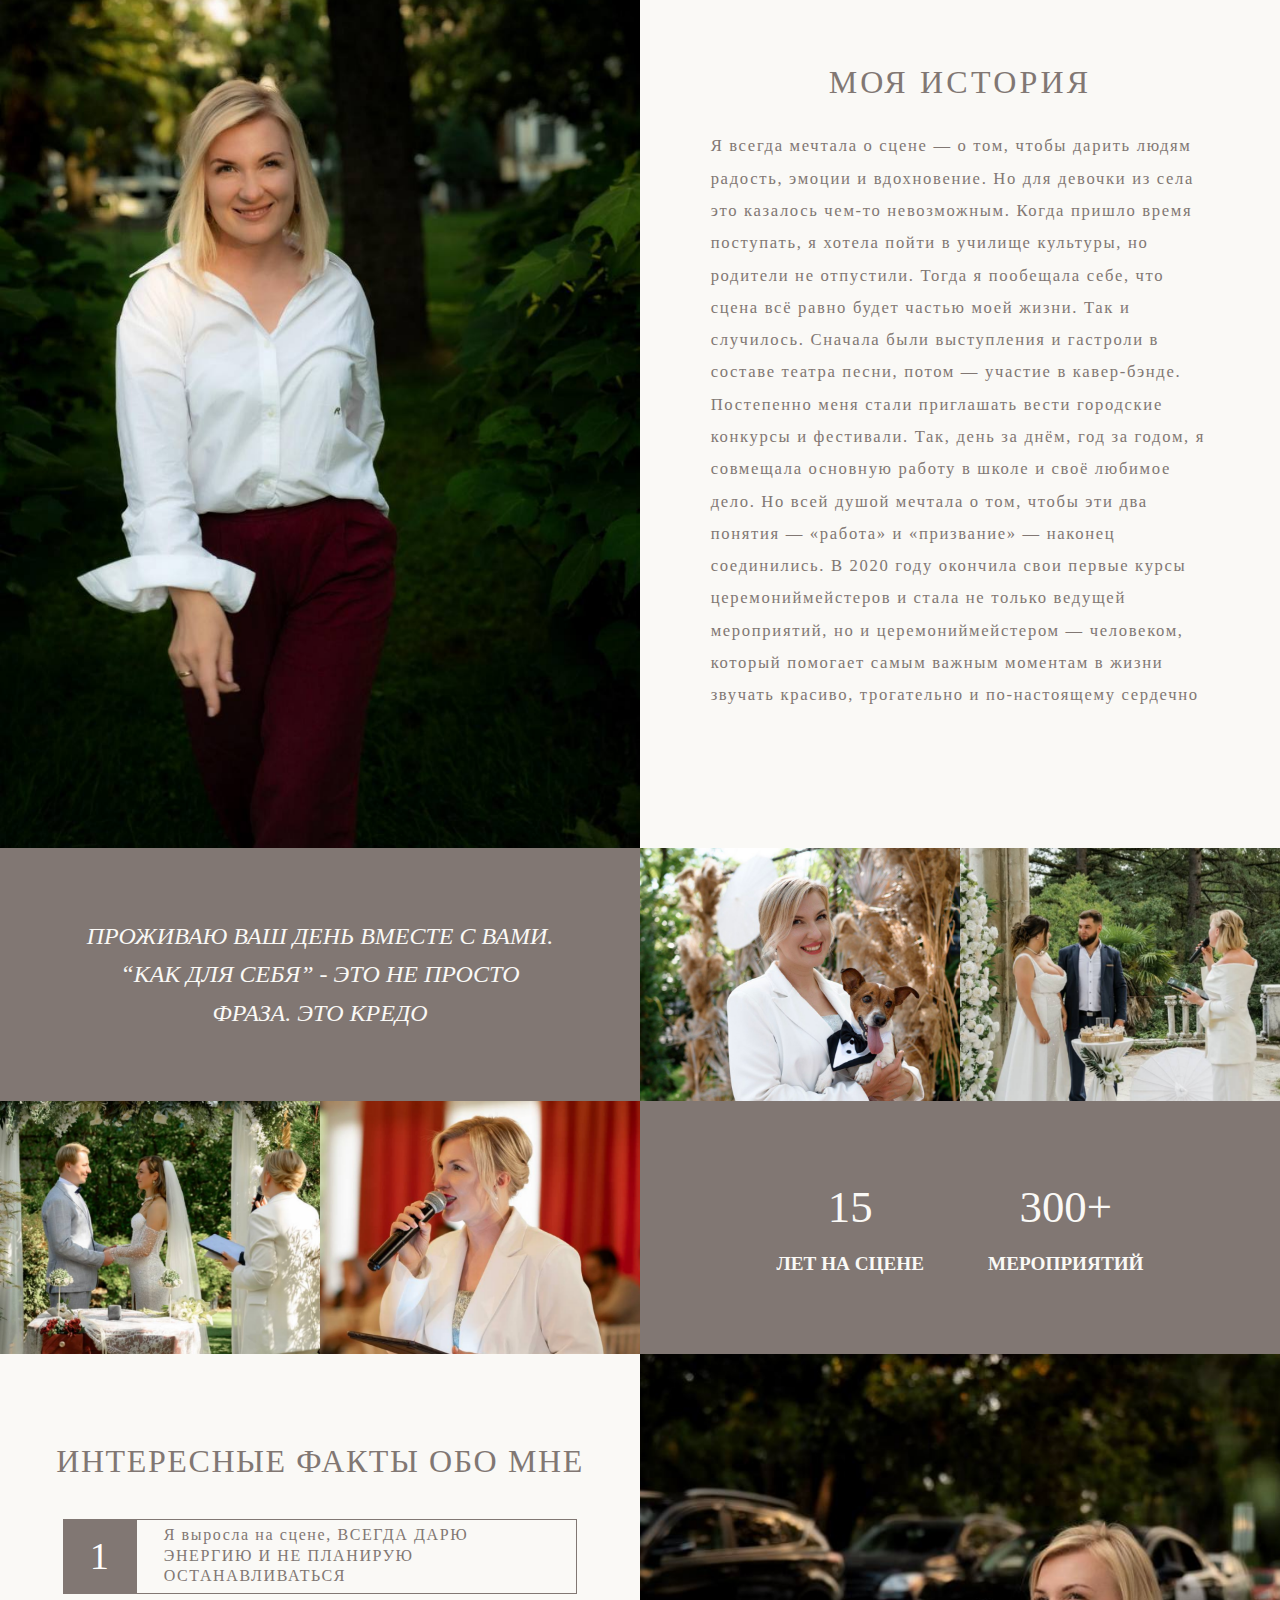
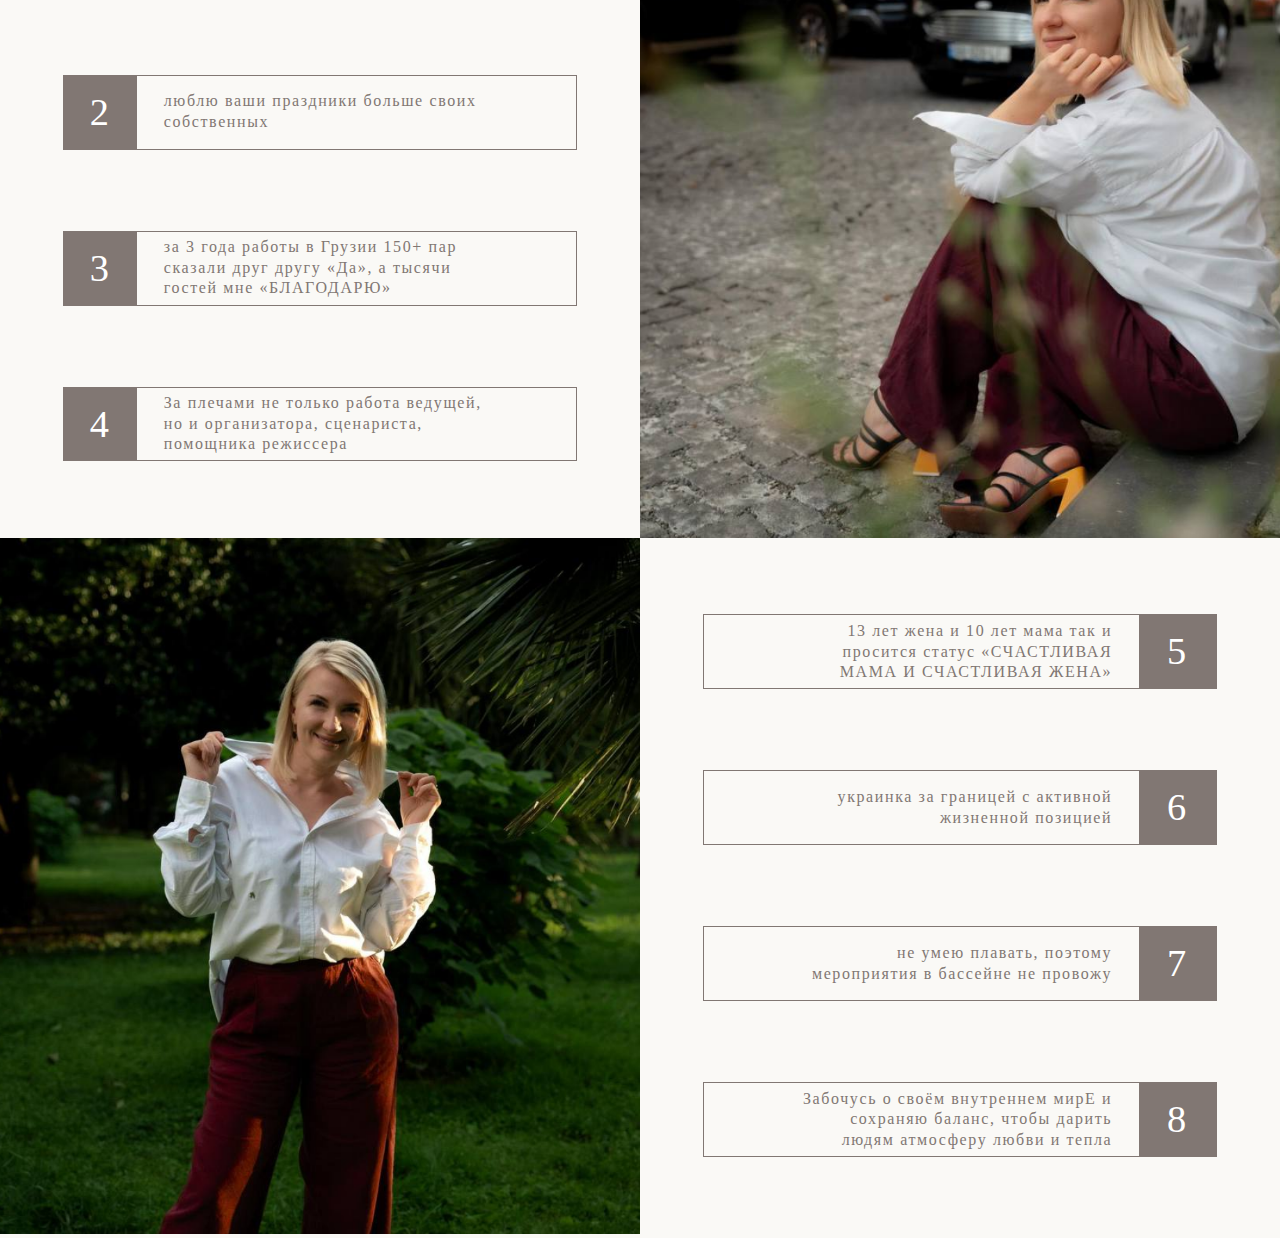
<file: about.html>
<!DOCTYPE html>
<html lang="en">
<head>
    <meta charset="UTF-8">
    <title>Title</title>
    <link rel="stylesheet" type="text/css" href="about.css">
</head>
<body>
<!--ABOUT PAGE SECTION 1-->
    <section class="about-section-1">
        <div class="div-split2">
            <div class="div-left">
                <div class="div-main-about-img">
                    <img src="images/about/main-section1.png" alt="wedding host" class="main-about-img">
                </div>
            </div>

            <div class="div-right">
                <div class="div-main-about-text">
                    <h1 class="main-about-text">МОЯ ИСТОРИЯ</h1>
                    <span class="main-about-subtext">
                        Я всегда мечтала о сцене — о том, чтобы дарить людям радость, эмоции и вдохновение. Но для девочки из села это казалось чем-то невозможным.
                        Когда пришло время поступать, я хотела пойти в училище культуры, но родители не отпустили. Тогда я пообещала себе, что сцена всё равно будет частью моей жизни.
                        Так и случилось. Сначала были выступления и гастроли в составе театра песни, потом — участие в кавер-бэнде. Постепенно меня стали приглашать вести городские конкурсы и фестивали.
                        Так, день за днём, год за годом, я совмещала основную работу в школе и своё любимое дело. Но всей душой мечтала о том, чтобы эти два понятия — «работа» и «призвание» — наконец соединились.
                        В 2020 году окончила свои первые курсы церемониймейстеров и стала не только ведущей мероприятий, но и церемониймейстером — человеком, который помогает самым важным моментам в жизни звучать красиво, трогательно и по-настоящему сердечно
                    </span>
                </div>
            </div>
        </div>
    </section>

<!--ABOUT PAGE SECTION 2-->
    <section class="about-section-2">
        <div class="div-split2">
            <div class="div-left-info-about">
                <span class="first-info-about">
                    ПРОЖИВАЮ ВАШ ДЕНЬ ВМЕСТЕ С ВАМИ.
                    “КАК ДЛЯ СЕБЯ” - ЭТО НЕ ПРОСТО ФРАЗА. ЭТО КРЕДО
                </span>
            </div>
            <div class="div-right-imgs-about">
                <div class="div-two-imgs-about">
                    <img src="images/about/first-section2.png" alt="wedding georgia" class="img-info-about">
                    <img src="images/about/second-section2.png" alt="wedding georgia" class="img-info-about">
                </div>
            </div>
        </div>

        <div class="div-split2">
            <div class="div-left-imgs-about">
                <div class="div-two-imgs-about">
                    <img src="images/about/third-section2.png" alt="wedding georgia" class="img-info-about">
                    <img src="images/about/fourth-section2.png" alt="wedding georgia" class="img-info-about">
                </div>
            </div>
            <div class="div-right-info-about">
                <div class="div-info-numbers">
                    <span class="number-about-info">15</span>
                    <span class="text-number-about-info">ЛЕТ НА СЦЕНЕ</span>
                </div>
                <div class="div-info-numbers">
                    <span class="number-about-info">300+</span>
                    <span class="text-number-about-info">МЕРОПРИЯТИЙ</span>
                </div>
            </div>
        </div>
    </section>

<!--ABOUT PAGE SECTION 3-->
    <section class="about-section-3">
        <div class="div-split2">
            <div class="div-left-facts-about">
                <h2 class="main-text-facts">ИНТЕРЕСНЫЕ ФАКТЫ ОБО МНЕ</h2>

                <div class="div-fact-item">
                    <div class="div-fact-item-number">
                        <span class="fact-item-number">1</span>
                    </div>
                    <div class="div-fact-item-text">
                        <span class="fact-item-text">
                            Я  выросла на сцене, ВСЕГДА ДАРЮ ЭНЕРГИЮ И НЕ ПЛАНИРУЮ ОСТАНАВЛИВАТЬСЯ
                        </span>
                    </div>
                </div>

                <div class="div-fact-item">
                    <div class="div-fact-item-number">
                        <span class="fact-item-number">2</span>
                    </div>
                    <div class="div-fact-item-text">
                        <span class="fact-item-text">
                            люблю  ваши праздники больше своих собственных
                        </span>
                    </div>
                </div>

                <div class="div-fact-item">
                    <div class="div-fact-item-number">
                        <span class="fact-item-number">3</span>
                    </div>
                    <div class="div-fact-item-text">
                        <span class="fact-item-text">
                            за 3 года работы в Грузии
                            150+ пар сказали друг другу «Да», а тысячи гостей мне «БЛАГОДАРЮ»
                        </span>
                    </div>
                </div>

                <div class="div-fact-item">
                    <div class="div-fact-item-number">
                        <span class="fact-item-number">4</span>
                    </div>
                    <div class="div-fact-item-text">
                        <span class="fact-item-text">
                            За плечами не только работа ведущей, но и организатора, сценариста, помощника режиссера
                        </span>
                    </div>
                </div>

            </div>

            <div class="div-right-fact-about">
                <img src="images/about/first-section3.png" alt="wedding host georgia" class="img-fact-about">
            </div>
        </div>
    </section>

<!--ABOUT PAGE SECTION 4-->
    <section class="about-section-4">
        <div class="div-split2">
            <div class="div-left-facts-about">
                <div class="div-fact-item">
                    <div class="div-fact-item-number">
                        <span class="fact-item-number">5</span>
                    </div>
                    <div class="div-fact-item-text">
                        <span class="fact-item-text">
                            13 лет жена  и 10 лет мама так и просится статус «СЧАСТЛИВАЯ МАМА И СЧАСТЛИВАЯ  ЖЕНА»
                        </span>
                    </div>
                </div>

                <div class="div-fact-item">
                    <div class="div-fact-item-number">
                        <span class="fact-item-number">6</span>
                    </div>
                    <div class="div-fact-item-text">
                        <span class="fact-item-text">
                            украинка за границей с активной жизненной позицией
                        </span>
                    </div>
                </div>

                <div class="div-fact-item">
                    <div class="div-fact-item-number">
                        <span class="fact-item-number">7</span>
                    </div>
                    <div class="div-fact-item-text">
                        <span class="fact-item-text">
                            не умею плавать, поэтому мероприятия в бассейне не провожу
                        </span>
                    </div>
                </div>

                <div class="div-fact-item">
                    <div class="div-fact-item-number">
                        <span class="fact-item-number">8</span>
                    </div>
                    <div class="div-fact-item-text">
                        <span class="fact-item-text">
                            Забочусь о своём внутреннем мирЕ и сохраняю баланс, чтобы дарить людям атмосферу любви и тепла
                        </span>
                    </div>
                </div>

            </div>

            <div class="div-right-fact-about">
                <img src="images/about/first-section4.png" alt="wedding host georgia" class="img-fact-about">
            </div>
        </div>
    </section>

<!--FOOTER-->
<!--    <footer class="footer">-->
<!--    <div class="div-split-footer">-->
<!--        <div class="div-left-footer">-->
<!--            <div class="div-log-footer">-->
<!--                <svg width="250" height="121" viewBox="0 0 250 121" fill="none" xmlns="http://www.w3.org/2000/svg">-->
<!--                <path d="M1.05386 70.2797C1.71939 69.8361 3.49467 68.7269 6.601 67.6172C9.92863 66.2861 11.4822 65.3987 11.9258 64.7325C17.0287 57.4105 21.0225 51.864 24.3508 48.3138C30.3417 41.4357 37.6635 34.3355 46.5385 27.0135C54.3042 20.357 59.6296 16.5852 62.514 15.2541C63.8451 14.8105 64.7325 14.5886 65.398 14.5886C67.6169 14.5886 68.7263 15.9196 68.7263 18.5824C68.7263 19.6915 68.5044 21.2451 67.8388 22.7978C64.2887 34.1136 57.8541 46.0949 48.9793 58.9641C47.8702 60.2952 50.5323 63.4015 52.3076 62.514C53.6386 61.6268 56.0794 60.7388 59.8513 58.9641C62.9576 57.8548 64.7325 56.5233 65.1761 55.8578C71.389 46.9828 85.5892 33.67 107.777 15.9196C109.552 14.5886 110.883 13.9231 112.214 13.9231C114.212 13.9231 115.321 15.0322 115.321 17.6949C115.321 19.4696 114.877 21.4668 113.767 23.6853C108.664 36.9981 100.011 51.4202 87.8075 66.5078C87.142 68.7269 87.142 70.5016 87.5858 71.8326L82.261 77.1581C81.8173 77.6017 81.5954 78.0453 81.5954 78.7109C81.5954 80.4863 82.7046 81.1519 84.2582 81.1519C85.1454 81.1519 85.5892 80.9299 86.2547 80.4863C101.342 68.9486 120.202 59.1858 142.833 51.1985C164.577 43.4328 186.099 38.551 207.622 36.3325C210.284 36.1108 212.947 35.8889 215.387 35.8889C225.372 35.8889 233.138 37.8855 238.684 41.6574C244.01 45.2075 246.672 49.423 246.672 54.7484C246.672 56.745 246.006 58.7422 245.119 60.9607C242.456 67.1734 239.794 67.6172 239.794 68.7269C239.794 68.9486 240.016 69.3925 240.682 69.3925C241.569 69.3925 242.456 68.9486 243.566 68.2827C246.45 67.1734 248.225 64.9545 249.113 62.2923C249.778 60.2952 250 58.2986 250 56.5233C250 49.423 245.785 43.6545 237.797 38.9948C229.809 34.3355 219.381 32.7826 206.734 33.4481C191.203 34.3355 171.899 38.551 149.046 45.6511C132.849 50.7547 119.093 55.8578 107.999 60.9607C106.223 61.6268 105.114 62.2923 104.005 62.2923C102.896 62.2923 102.452 61.6268 102.452 60.5169C102.452 59.1858 103.339 57.4105 104.67 55.1922C115.099 38.3291 122.865 23.6853 128.634 10.8167C130.408 8.81954 131.739 7.04467 132.849 5.93552C133.515 2.60728 132.627 1.27561 129.965 1.27561C129.299 1.27561 128.411 1.49754 127.524 1.94115C112.658 9.04125 94.464 21.9106 73.8298 40.5482C73.1643 41.2137 72.2762 41.4356 71.6107 41.4356C70.2797 41.4356 69.6141 40.7701 69.6141 38.9948C69.6141 37.8855 70.058 36.5544 70.9452 35.2228C77.3798 22.5761 80.9299 14.8105 80.9299 11.9259C80.9299 10.1512 80.2638 9.04125 78.7108 8.59763C74.717 7.26659 67.8388 9.48507 58.5202 15.2541C45.6511 23.2417 35.0008 31.6728 26.1261 40.7701C25.2386 41.6574 24.5727 42.1012 23.6852 42.1012C22.1323 42.1012 22.1323 40.5482 24.1289 36.9981C28.5662 29.0107 33.6698 21.6887 39.4384 15.0322C44.32 9.26315 47.204 5.93552 48.5357 5.04768C49.6449 4.16024 50.0885 3.49472 49.423 3.0511C48.0919 2.16367 43.8764 3.93833 42.1011 5.49129C37.4418 10.1512 30.5634 18.8041 21.9104 31.229C13.2569 43.4328 6.82292 53.4168 2.60663 61.4049C1.49748 63.6234 0.388343 65.3987 0.166433 66.5078C-0.0554776 67.3953 -0.0554776 68.0608 0.166433 69.3925C0.388343 70.2797 0.61004 70.5016 1.05386 70.2797Z" fill="#FAF9F6"/>-->
<!--                <path d="M128.19 65.1766C134.18 63.8449 137.952 62.2921 139.506 60.2949C156.812 40.1044 173.674 23.907 190.316 12.1476C191.425 11.482 192.534 11.0382 193.865 11.0382C196.528 11.0382 197.859 12.1476 197.859 14.5884C197.859 15.2539 197.638 16.1413 197.193 16.8069C188.54 28.5667 181.218 41.2135 174.34 54.7482C166.131 70.945 161.25 84.4799 160.362 94.9082C159.696 104.227 161.25 111.105 165.465 115.764C169.237 119.536 174.118 121.311 180.109 120.646C196.528 118.871 211.837 111.105 226.259 96.9048C236.688 86.4765 243.566 77.1579 246.229 68.5042C247.116 65.8421 247.56 63.6232 247.56 62.0702C247.56 58.742 246.229 56.9667 243.788 56.9667C241.791 56.9667 238.463 58.2984 238.463 60.073C238.463 61.6266 245.119 59.4075 245.119 65.6202C245.119 72.9422 238.019 82.4827 224.041 94.4638C211.394 105.114 200.743 111.771 192.312 114.211C190.093 114.877 188.097 115.099 185.878 115.099C180.775 115.099 176.781 113.546 173.674 110.218C170.346 106.667 169.015 101.342 169.459 94.4638C170.346 84.0361 174.562 70.0578 182.549 52.751C190.759 35.4451 200.3 19.6913 210.95 6.15721C213.169 3.49449 213.169 1.71922 211.172 1.05369C209.397 0.166252 206.734 0.388176 203.406 1.94093C201.41 2.60707 199.634 3.93812 197.859 5.49108C194.309 6.82275 186.766 11.9257 175.45 21.023C165.909 28.7886 156.812 36.5542 148.602 44.5418C147.715 45.6509 146.606 46.0947 145.94 46.0947C144.83 46.0947 144.165 45.4292 144.165 43.6543C144.165 42.7665 144.387 41.6571 145.052 40.7699C150.821 27.6788 159.031 14.5884 170.125 1.71922C170.568 1.2754 170.79 0.609863 170.79 0.166245C170.568 -0.0556641 170.125 -0.0556641 169.237 0.166245C166.131 0.609863 164.578 1.71922 163.69 3.05089C157.921 10.151 151.043 19.4694 143.277 31.2288C135.29 43.4326 129.521 53.1948 125.971 60.7386C125.083 62.5138 124.862 63.6232 125.527 64.2887C125.749 65.1766 126.636 65.3985 128.19 65.1766Z" fill="#FAF9F6"/>-->
<!--                </svg>-->
<!--            </div>-->
<!--            <div class="div-name-footer">-->
<!--                <h3 class="text-name-footer">Марина Недвижинко</h3>-->
<!--                <p class="text-wedding-host-footer">ВЕДУЩАЯ МЕРОПРИЯТИЙ И СВАДЕБНЫХ ЦЕРЕМОНИЙ</p>-->
<!--            </div>-->
<!--        </div>-->

<!--        <div class="div-right-footer">-->
<!--            <div class="div-contact-footer">-->
<!--                <p class="phone-footer">Телефон: +995595081874</p>-->
<!--                <p class="mail-footer">marina88nedvi@gmail.com</p>-->
<!--            </div>-->
<!--        </div>-->
<!--    </div>-->

<!--    <div class="div-bottom-footer">-->
<!--        <div class="left-bottom-footer">-->
<!--            <a href="about.html" class="link-footer">Обо мне</a>-->
<!--            <a href="services.html" class="link-footer">Услуги</a>-->
<!--            <a href="book.html" class="link-footer">Бронь даты</a>-->
<!--        </div>-->

<!--        <div class="center-bottom-footer">-->
<!--            <span class="year-created-footer">© 2026</span>-->
<!--        </div>-->

<!--        <div class="right-bottom-footer">-->
<!--            <div class="div-social-media-footer">-->
<!--                <a href="#" class="social-media">-->
<!--                    <svg class="wp-icon-svg" width="62" height="62" viewBox="0 0 75 75" fill="none" xmlns="http://www.w3.org/2000/svg">-->
<!--                    <path d="M73.3001 21.8234C73.2723 20.3933 73.1577 18.9663 72.9567 17.5501C72.7173 16.2904 72.3103 15.0685 71.7467 13.9167C70.5129 11.4811 68.535 9.502 66.1001 8.26675C64.9558 7.70579 63.7417 7.29999 62.4901 7.06008C61.0631 6.85502 59.6248 6.73813 58.1834 6.71008C57.5734 6.68675 56.7834 6.67675 56.4167 6.67675L23.5901 6.66675C23.2234 6.66675 22.4334 6.67675 21.8234 6.70008C20.3933 6.72764 18.9662 6.84229 17.5501 7.04341C16.2904 7.28288 15.0685 7.68983 13.9167 8.25341C11.4812 9.48742 9.50219 11.4653 8.26675 13.9001C7.70594 15.0445 7.30014 16.2585 7.06008 17.5101C6.85409 18.937 6.73609 20.3753 6.70675 21.8167C6.68675 22.4267 6.67342 23.2167 6.67342 23.5834L6.66675 56.4101C6.66675 56.7768 6.67675 57.5667 6.70008 58.1767C6.72764 59.6068 6.84229 61.0339 7.04341 62.4501C7.28292 63.7097 7.68986 64.9317 8.25341 66.0834C9.48742 68.5189 11.4653 70.498 13.9001 71.7334C15.0445 72.2942 16.2585 72.6999 17.5101 72.9401C18.9371 73.1452 20.3754 73.2621 21.8167 73.2901C22.4267 73.3134 23.2167 73.3234 23.5834 73.3234L56.4101 73.3301C56.7767 73.3301 57.5667 73.3201 58.1767 73.2968C59.6068 73.2691 61.0339 73.1544 62.4501 72.9534C63.7097 72.7138 64.9316 72.3069 66.0834 71.7434C68.5202 70.51 70.5004 68.5321 71.7367 66.0968C72.2976 64.9524 72.7034 63.7384 72.9434 62.4868C73.1495 61.0598 73.2675 59.6215 73.2967 58.1801C73.3167 57.5701 73.3301 56.7801 73.3301 56.4134L73.3334 23.5901C73.3334 23.2234 73.3234 22.4334 73.3001 21.8234ZM40.7234 63.1901H40.7134C36.7456 63.1893 32.8412 62.1946 29.3567 60.2968L16.7567 63.6001L20.1301 51.2901C17.5183 46.7578 16.4747 41.4904 17.1611 36.3047C17.8475 31.1189 20.2256 26.3045 23.9267 22.6079C27.6277 18.9112 32.445 16.5388 37.6315 15.8586C42.8181 15.1783 48.0842 16.2282 52.6134 18.8454C57.1426 21.4626 60.6818 25.5009 62.6822 30.3343C64.6827 35.1676 65.0328 40.526 63.6781 45.5785C62.3233 50.631 59.3396 55.0954 55.1894 58.2796C51.0392 61.4638 45.9544 63.1898 40.7234 63.1901Z" fill="#FAF9F6"/>-->
<!--                    <path d="M40.7334 19.6701C37.2037 19.669 33.7381 20.6137 30.6972 22.4057C27.6562 24.1977 25.1508 26.7717 23.4417 29.86C21.7325 32.9483 20.8819 36.4382 20.9783 39.9666C21.0748 43.495 22.1147 46.9331 23.9901 49.9234L24.4601 50.6701L22.4634 57.9567L29.9401 55.9967L30.6601 56.4234C33.7037 58.226 37.176 59.1769 40.7134 59.1768H40.7234C45.9627 59.1776 50.9879 57.0972 54.6933 53.393C58.3987 49.6888 60.4808 44.6644 60.4817 39.4251C60.4826 34.1857 58.4021 29.1606 54.698 25.4552C50.9938 21.7498 45.9694 19.6676 40.7301 19.6667L40.7334 19.6701ZM52.3467 47.9034C51.9098 48.625 51.3283 49.2483 50.6387 49.7342C49.9492 50.2201 49.1666 50.558 48.3401 50.7267C47.0922 50.9408 45.8116 50.8609 44.6001 50.4934C43.451 50.1354 42.3217 49.717 41.2167 49.2401C37.1158 47.1821 33.6204 44.0933 31.0734 40.2767C29.684 38.51 28.8406 36.376 28.6467 34.1367C28.6307 33.2125 28.8074 32.295 29.1655 31.4427C29.5236 30.5905 30.0553 29.8222 30.7267 29.1867C30.9251 28.9604 31.1682 28.7775 31.4407 28.6496C31.7132 28.5217 32.0092 28.4515 32.3101 28.4434C32.7034 28.4434 33.1001 28.4434 33.4467 28.4634C33.8134 28.4801 34.3001 28.3234 34.7801 29.4834C35.2801 30.6701 36.4667 33.5934 36.6134 33.8901C36.7075 34.0456 36.7614 34.2222 36.7701 34.4037C36.7789 34.5853 36.7422 34.7662 36.6634 34.9301C36.5138 35.2867 36.314 35.6201 36.0701 35.9201C35.7701 36.2667 35.4467 36.6934 35.1801 36.9601C34.8801 37.2567 34.5734 37.5767 34.9167 38.1701C35.8085 39.6969 36.9217 41.0831 38.2201 42.2834C39.6288 43.5359 41.2453 44.5331 42.9967 45.2301C43.5901 45.5301 43.9367 45.4767 44.2834 45.0801C44.6301 44.6834 45.7667 43.3467 46.1634 42.7534C46.5601 42.1601 46.9534 42.2601 47.4967 42.4567C48.0401 42.6534 50.9634 44.0901 51.5567 44.3901C52.1501 44.6901 52.5467 44.8334 52.6934 45.0801C52.856 46.0349 52.7355 47.0163 52.3467 47.9034Z" fill="#FAF9F6"/>-->
<!--                    </svg>-->
<!--                </a>-->

<!--                <a href="#" class="social-media">-->
<!--                    <svg class="tg-icon-svg" width="55" height="55" viewBox="0 0 75 75" fill="none" xmlns="http://www.w3.org/2000/svg">-->
<!--                    <g clip-path="url(#clip0_59_112)">-->
<!--                    <mask id="mask0_59_112" style="mask-type:luminance" maskUnits="userSpaceOnUse" x="0" y="0" width="70" height="70">-->
<!--                    <path d="M0 0H70V70H0V0Z" fill="white"/>-->
<!--                    </mask>-->
<!--                    <g mask="url(#mask0_59_112)">-->
<!--                    <path fill-rule="evenodd" clip-rule="evenodd" d="M70 35C70 54.3288 54.3288 70 35 70C15.6713 70 0 54.3288 0 35C0 15.6713 15.6713 0 35 0C54.3288 0 70 15.6713 70 35ZM36.2542 25.8388C32.8504 27.2533 26.0458 30.1846 15.8433 34.6296C14.1867 35.2887 13.3175 35.9333 13.2388 36.5633C13.1046 37.6308 14.4404 38.0508 16.2546 38.6196C16.5025 38.6983 16.7592 38.7771 17.0217 38.8646C18.8096 39.445 21.2129 40.1246 22.4613 40.1508C23.5958 40.1742 24.8617 39.7075 26.2588 38.7508C35.7904 32.3138 40.7108 29.0617 41.02 28.9917C41.2388 28.9421 41.5421 28.8779 41.7463 29.0617C41.9504 29.2425 41.93 29.5867 41.9096 29.68C41.7754 30.2429 36.5429 35.1108 33.8304 37.6308C32.9846 38.4154 32.3867 38.9725 32.2642 39.1008C31.99 39.3838 31.71 39.655 31.4417 39.9146C29.7792 41.5129 28.5367 42.7146 31.5117 44.6746C32.9408 45.6167 34.0842 46.3954 35.2246 47.1713C36.47 48.02 37.7125 48.8658 39.3225 49.9217C39.7308 50.19 40.1217 50.4671 40.5037 50.7383C41.9533 51.7738 43.2571 52.7012 44.8671 52.5554C45.8004 52.4679 46.7687 51.59 47.2587 48.9679C48.4167 42.7671 50.6975 29.3388 51.2254 23.8029C51.2575 23.3433 51.238 22.8815 51.1671 22.4263C51.1246 22.0585 50.9456 21.7202 50.6654 21.4783C50.2483 21.1371 49.6008 21.0642 49.3092 21.07C47.9938 21.0933 45.9754 21.7963 36.2542 25.8388Z" fill="#FAF9F6"/>-->
<!--                    </g>-->
<!--                    </g>-->
<!--                    <defs>-->
<!--                    <clipPath id="clip0_59_112">-->
<!--                    <rect width="70" height="70" fill="white"/>-->
<!--                    </clipPath>-->
<!--                    </defs>-->
<!--                    </svg>-->
<!--                </a>-->

<!--                <a href="#" class="social-media">-->
<!--                    <svg class="ig-icon-svg" width="58" height="58" viewBox="0 0 75 75" fill="none" xmlns="http://www.w3.org/2000/svg">-->
<!--                    <path fill-rule="evenodd" clip-rule="evenodd" d="M52.2401 4.01782C62.5915 4.01782 70.9821 12.4151 70.9821 22.7598V52.2401C70.9821 62.5915 62.5848 70.9821 52.2401 70.9821H22.7598C12.4084 70.9821 4.01782 62.5848 4.01782 52.2401V22.7598C4.01782 12.4084 12.4151 4.01782 22.7598 4.01782H52.2401ZM37.5 20.0893C27.8839 20.0893 20.0893 27.8839 20.0893 37.5C20.0893 47.116 27.8839 54.9107 37.5 54.9107C47.116 54.9107 54.9107 47.116 54.9107 37.5C54.9107 27.8839 47.116 20.0893 37.5 20.0893ZM37.5 25.4464C39.0829 25.4464 40.6503 25.7582 42.1127 26.3639C43.5751 26.9697 44.9039 27.8575 46.0231 28.9768C47.1424 30.0961 48.0303 31.4249 48.636 32.8873C49.2418 34.3497 49.5535 35.9171 49.5535 37.5C49.5535 39.0829 49.2418 40.6503 48.636 42.1127C48.0303 43.5751 47.1424 44.9039 46.0231 46.0231C44.9039 47.1424 43.5751 48.0303 42.1127 48.636C40.6503 49.2418 39.0829 49.5535 37.5 49.5535C34.3032 49.5535 31.2373 48.2836 28.9768 46.0231C26.7163 43.7626 25.4464 40.6968 25.4464 37.5C25.4464 34.3032 26.7163 31.2373 28.9768 28.9768C31.2373 26.7163 34.3032 25.4464 37.5 25.4464ZM56.9196 13.3928C55.6764 13.3928 54.4841 13.8867 53.605 14.7658C52.726 15.6448 52.2321 16.8371 52.2321 18.0803C52.2321 19.3235 52.726 20.5158 53.605 21.3949C54.4841 22.274 55.6764 22.7678 56.9196 22.7678C58.1628 22.7678 59.3551 22.274 60.2342 21.3949C61.1132 20.5158 61.6071 19.3235 61.6071 18.0803C61.6071 16.8371 61.1132 15.6448 60.2342 14.7658C59.3551 13.8867 58.1628 13.3928 56.9196 13.3928Z" fill="#FAF9F6"/>-->
<!--                    </svg>-->
<!--                </a>-->
<!--            </div>-->
<!--        </div>-->
<!--    </div>-->
<!--</footer>-->
</body>
</html>
</file>
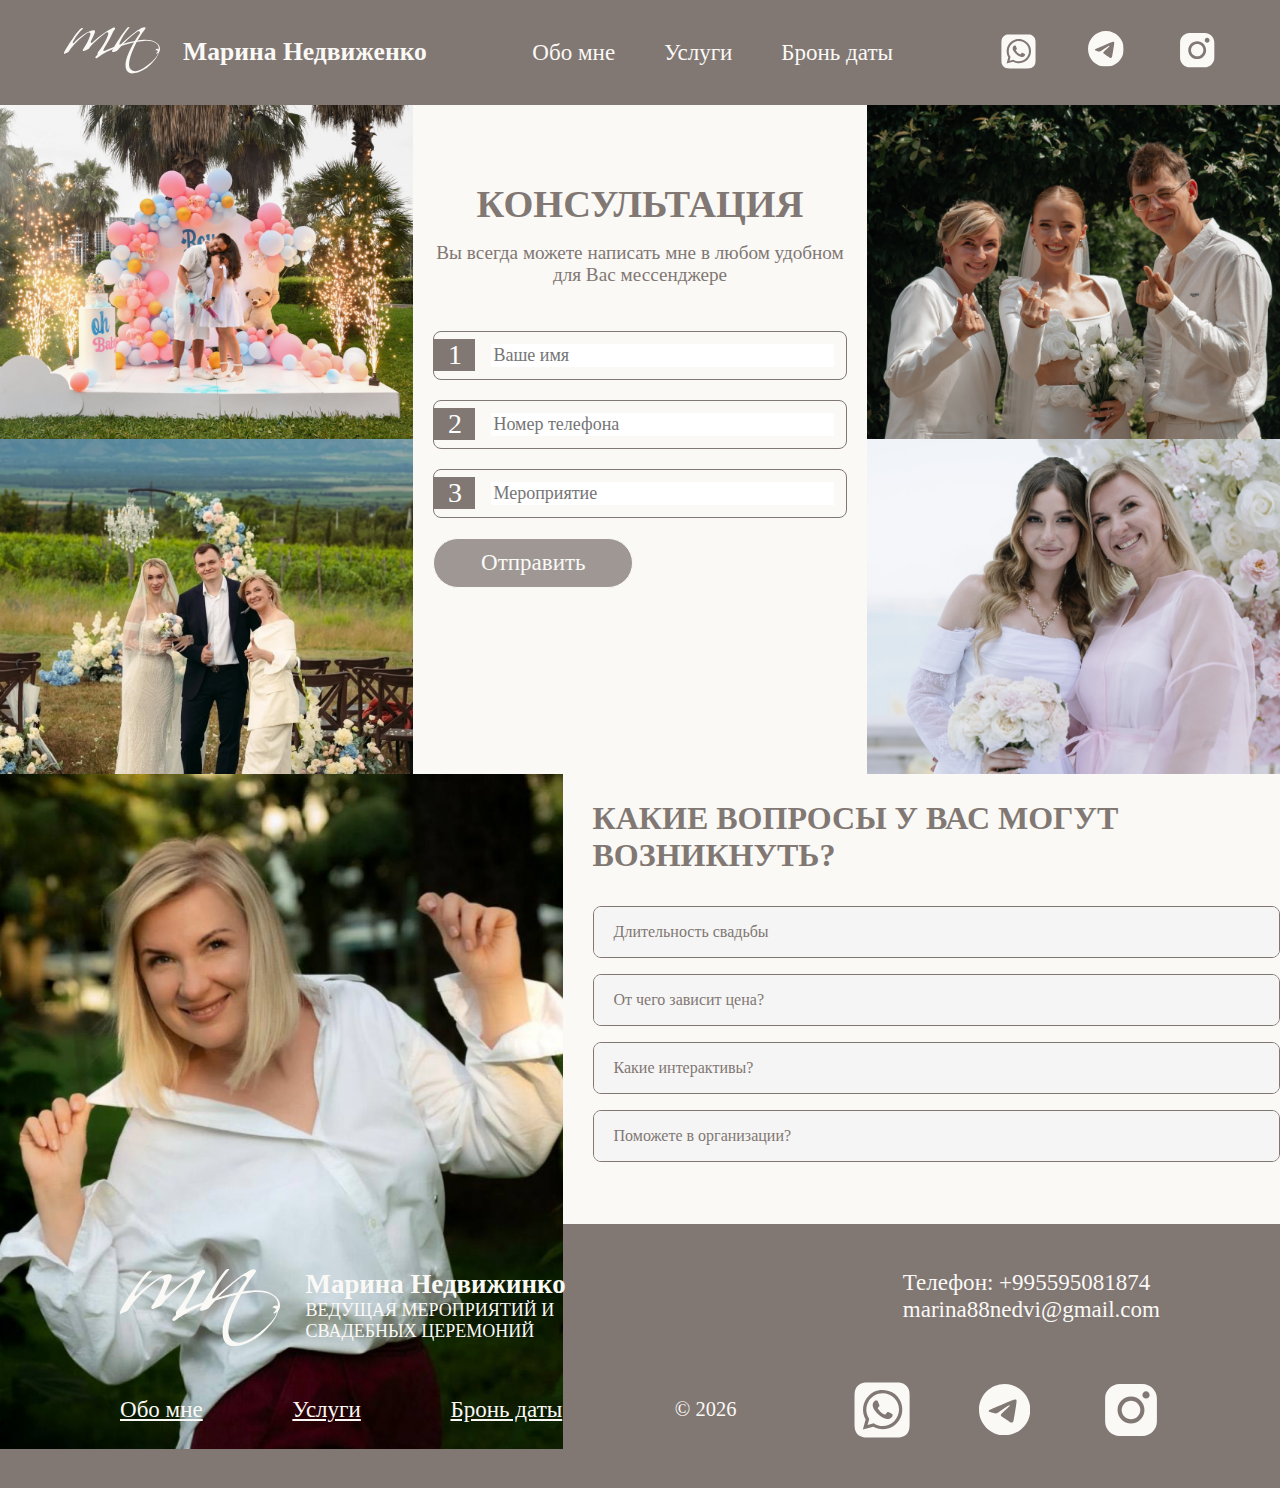
<file: book.html>
<!DOCTYPE html>
<html lang="en">
<head>
    <meta charset="UTF-8">
    <title>Title</title>
    <link rel="stylesheet" type="text/css" href="book.css">
</head>
<body>

    <header class="header">
        <div class="div-col-header">
            <a href="index.html"><svg class="logo-header" viewBox="0 0 150 73" fill="none" xmlns="http://www.w3.org/2000/svg">
            <path d="M0.632316 42.1679C1.03163 41.9017 2.0968 41.2362 3.9606 40.5704C5.95718 39.7717 6.88933 39.2393 7.1555 38.8396C10.2172 34.4464 12.6135 31.1185 14.6105 28.9884C18.205 24.8614 22.5981 20.6014 27.9231 16.2082C32.5825 12.2143 35.7778 9.95116 37.5084 9.15252C38.307 8.88635 38.8395 8.75321 39.2388 8.75321C40.5702 8.75321 41.2358 9.55184 41.2358 11.1495C41.2358 11.815 41.1026 12.7471 40.7033 13.6788C38.5732 20.4682 34.7125 27.657 29.3876 35.3785C28.7221 36.1771 30.3194 38.0409 31.3845 37.5085C32.1832 36.9761 33.6477 36.4433 35.9108 35.3785C37.7746 34.7129 38.8395 33.914 39.1057 33.5147C42.8334 28.1897 51.3535 20.2021 64.6662 9.55184C65.731 8.75321 66.53 8.35389 67.3286 8.35389C68.5269 8.35389 69.1924 9.01937 69.1924 10.617C69.1924 11.6818 68.9262 12.8801 68.2604 14.2112C65.1985 22.1989 60.0068 30.8522 52.6845 39.9047C52.2852 41.2362 52.2852 42.301 52.5515 43.0996L49.3566 46.2949C49.0904 46.5611 48.9573 46.8272 48.9573 47.2266C48.9573 48.2919 49.6227 48.6912 50.5549 48.6912C51.0872 48.6912 51.3535 48.558 51.7528 48.2918C60.8054 41.3692 72.1211 35.5115 85.7 30.7191C98.7465 26.0598 111.66 23.1307 124.573 21.7996C126.171 21.6665 127.768 21.5334 129.232 21.5334C135.223 21.5334 139.883 22.7313 143.211 24.9945C146.406 27.1246 148.003 29.6538 148.003 32.8491C148.003 34.047 147.604 35.2454 147.071 36.5765C145.474 40.3041 143.876 40.5704 143.876 41.2362C143.876 41.3692 144.01 41.6355 144.409 41.6355C144.941 41.6355 145.474 41.3692 146.14 40.9697C147.87 40.3041 148.935 38.9727 149.468 37.3755C149.867 36.1771 150 34.9792 150 33.914C150 29.6538 147.471 26.1928 142.678 23.397C137.886 20.6014 131.629 19.6696 124.041 20.0689C114.722 20.6014 103.14 23.1307 89.4276 27.3907C79.7095 30.4528 71.4555 33.5147 64.7992 36.5765C63.734 36.9761 63.0685 37.3755 62.4029 37.3755C61.7374 37.3755 61.4709 36.9761 61.4709 36.3102C61.4709 35.5115 62.0036 34.4464 62.8022 33.1154C69.0593 22.9975 73.7188 14.2112 77.1802 6.49009C78.245 5.29177 79.0436 4.22685 79.7095 3.56136C80.1088 1.56442 79.5763 0.765415 77.9788 0.765415C77.5795 0.765415 77.0467 0.898567 76.5142 1.16474C67.5948 5.4248 56.6784 13.1464 44.2979 24.329C43.8986 24.7283 43.3657 24.8614 42.9664 24.8614C42.1678 24.8614 41.7685 24.4621 41.7685 23.397C41.7685 22.7313 42.0348 21.9327 42.5671 21.1337C46.4279 13.5457 48.5579 8.88636 48.5579 7.15558C48.5579 6.09077 48.1583 5.4248 47.2265 5.15863C44.8302 4.36 40.7033 5.69109 35.1121 9.15252C27.3906 13.945 21.0005 19.0037 15.6756 24.4621C15.1432 24.9945 14.7436 25.2607 14.2111 25.2607C13.2794 25.2607 13.2794 24.329 14.4773 22.1989C17.1397 17.4065 20.2019 13.0133 23.6631 9.01937C26.592 5.55794 28.3224 3.56136 29.1214 3.02866C29.7869 2.49619 30.0531 2.09688 29.6538 1.83071C28.8551 1.29825 26.3259 2.36305 25.2607 3.29483C22.4651 6.09077 18.3381 11.2825 13.1462 18.7375C7.95413 26.0598 4.09375 32.0501 1.56398 36.843C0.89849 38.1741 0.233006 39.2393 0.0998596 39.9047C-0.0332865 40.4372 -0.0332865 40.8365 0.0998596 41.6355C0.233006 42.1679 0.366024 42.301 0.632316 42.1679Z" fill="#FAF9F6"/>
            <path d="M76.9138 39.106C80.508 38.307 82.7711 37.3753 83.7033 36.177C94.0868 24.0627 104.205 14.3442 114.189 7.28859C114.855 6.88927 115.52 6.62299 116.319 6.62299C117.917 6.62299 118.716 7.2886 118.716 8.75308C118.716 9.1524 118.583 9.68486 118.316 10.0842C113.124 17.1401 108.731 24.7282 104.604 32.849C99.6784 42.567 96.7497 50.688 96.2169 56.945C95.8176 62.536 96.7497 66.6631 99.279 69.4587C101.542 71.7218 104.471 72.7869 108.065 72.3876C117.917 71.3225 127.102 66.6631 135.756 58.1429C142.013 51.8859 146.139 46.2948 147.737 41.1026C148.27 39.5053 148.536 38.174 148.536 37.2422C148.536 35.2452 147.737 34.1801 146.273 34.1801C145.074 34.1801 143.078 34.9791 143.078 36.0439C143.078 36.976 147.071 35.6446 147.071 39.3722C147.071 43.7654 142.811 49.4897 134.424 56.6783C126.836 63.0685 120.446 67.0624 115.387 68.5269C114.056 68.9262 112.858 69.0593 111.527 69.0593C108.465 69.0593 106.068 68.1276 104.205 66.1306C102.208 64.0005 101.409 60.8054 101.675 56.6783C102.208 50.4217 104.737 42.0347 109.53 31.6507C114.455 21.2671 120.18 11.8148 126.57 3.69437C127.901 2.09675 127.901 1.03158 126.703 0.632263C125.638 0.0998001 124.041 0.232956 122.044 1.16461C120.846 1.56429 119.78 2.36292 118.716 3.2947C116.586 4.0937 112.059 7.15544 105.27 12.6138C99.5452 17.2732 94.0868 21.9326 89.1613 26.7251C88.6288 27.3906 87.9633 27.6569 87.564 27.6569C86.8981 27.6569 86.4988 27.2576 86.4988 26.1926C86.4988 25.6599 86.6319 24.9943 87.0312 24.462C90.4927 16.6074 95.4183 8.75307 102.075 1.03158C102.341 0.765289 102.474 0.365967 102.474 0.0998001C102.341 -0.0333481 102.075 -0.0333481 101.542 0.0998001C99.6784 0.365967 98.7466 1.03159 98.2139 1.83058C94.7528 6.09064 90.6258 11.6817 85.9664 18.7373C81.1739 26.0596 77.7124 31.917 75.5824 36.4432C75.05 37.5084 74.9168 38.174 75.3161 38.5733C75.4493 39.106 75.9818 39.2391 76.9138 39.106Z" fill="#FAF9F6"/>
            </svg></a>
            <span class="header-name">Марина Недвиженко</span>
        </div>
        <div class="div-col-header">
            <div class="div-links-header">
                <a href="about.html" class="link-header">Обо мне</a>
                <a href="services.html" class="link-header">Услуги</a>
                <a href="book.html" class="link-header">Бронь даты</a>
            </div>
        </div>
        <div class="div-col-header">
            <div class="div-social-media">
                <a href="#" class="social-media">
                    <svg class="wp-icon-svg" viewBox="0 0 75 75" fill="none" xmlns="http://www.w3.org/2000/svg">
                    <path d="M73.3001 21.8234C73.2723 20.3933 73.1577 18.9663 72.9567 17.5501C72.7173 16.2904 72.3103 15.0685 71.7467 13.9167C70.5129 11.4811 68.535 9.502 66.1001 8.26675C64.9558 7.70579 63.7417 7.29999 62.4901 7.06008C61.0631 6.85502 59.6248 6.73813 58.1834 6.71008C57.5734 6.68675 56.7834 6.67675 56.4167 6.67675L23.5901 6.66675C23.2234 6.66675 22.4334 6.67675 21.8234 6.70008C20.3933 6.72764 18.9662 6.84229 17.5501 7.04341C16.2904 7.28288 15.0685 7.68983 13.9167 8.25341C11.4812 9.48742 9.50219 11.4653 8.26675 13.9001C7.70594 15.0445 7.30014 16.2585 7.06008 17.5101C6.85409 18.937 6.73609 20.3753 6.70675 21.8167C6.68675 22.4267 6.67342 23.2167 6.67342 23.5834L6.66675 56.4101C6.66675 56.7768 6.67675 57.5667 6.70008 58.1767C6.72764 59.6068 6.84229 61.0339 7.04341 62.4501C7.28292 63.7097 7.68986 64.9317 8.25341 66.0834C9.48742 68.5189 11.4653 70.498 13.9001 71.7334C15.0445 72.2942 16.2585 72.6999 17.5101 72.9401C18.9371 73.1452 20.3754 73.2621 21.8167 73.2901C22.4267 73.3134 23.2167 73.3234 23.5834 73.3234L56.4101 73.3301C56.7767 73.3301 57.5667 73.3201 58.1767 73.2968C59.6068 73.2691 61.0339 73.1544 62.4501 72.9534C63.7097 72.7138 64.9316 72.3069 66.0834 71.7434C68.5202 70.51 70.5004 68.5321 71.7367 66.0968C72.2976 64.9524 72.7034 63.7384 72.9434 62.4868C73.1495 61.0598 73.2675 59.6215 73.2967 58.1801C73.3167 57.5701 73.3301 56.7801 73.3301 56.4134L73.3334 23.5901C73.3334 23.2234 73.3234 22.4334 73.3001 21.8234ZM40.7234 63.1901H40.7134C36.7456 63.1893 32.8412 62.1946 29.3567 60.2968L16.7567 63.6001L20.1301 51.2901C17.5183 46.7578 16.4747 41.4904 17.1611 36.3047C17.8475 31.1189 20.2256 26.3045 23.9267 22.6079C27.6277 18.9112 32.445 16.5388 37.6315 15.8586C42.8181 15.1783 48.0842 16.2282 52.6134 18.8454C57.1426 21.4626 60.6818 25.5009 62.6822 30.3343C64.6827 35.1676 65.0328 40.526 63.6781 45.5785C62.3233 50.631 59.3396 55.0954 55.1894 58.2796C51.0392 61.4638 45.9544 63.1898 40.7234 63.1901Z" fill="#FAF9F6"/>
                    <path d="M40.7334 19.6701C37.2037 19.669 33.7381 20.6137 30.6972 22.4057C27.6562 24.1977 25.1508 26.7717 23.4417 29.86C21.7325 32.9483 20.8819 36.4382 20.9783 39.9666C21.0748 43.495 22.1147 46.9331 23.9901 49.9234L24.4601 50.6701L22.4634 57.9567L29.9401 55.9967L30.6601 56.4234C33.7037 58.226 37.176 59.1769 40.7134 59.1768H40.7234C45.9627 59.1776 50.9879 57.0972 54.6933 53.393C58.3987 49.6888 60.4808 44.6644 60.4817 39.4251C60.4826 34.1857 58.4021 29.1606 54.698 25.4552C50.9938 21.7498 45.9694 19.6676 40.7301 19.6667L40.7334 19.6701ZM52.3467 47.9034C51.9098 48.625 51.3283 49.2483 50.6387 49.7342C49.9492 50.2201 49.1666 50.558 48.3401 50.7267C47.0922 50.9408 45.8116 50.8609 44.6001 50.4934C43.451 50.1354 42.3217 49.717 41.2167 49.2401C37.1158 47.1821 33.6204 44.0933 31.0734 40.2767C29.684 38.51 28.8406 36.376 28.6467 34.1367C28.6307 33.2125 28.8074 32.295 29.1655 31.4427C29.5236 30.5905 30.0553 29.8222 30.7267 29.1867C30.9251 28.9604 31.1682 28.7775 31.4407 28.6496C31.7132 28.5217 32.0092 28.4515 32.3101 28.4434C32.7034 28.4434 33.1001 28.4434 33.4467 28.4634C33.8134 28.4801 34.3001 28.3234 34.7801 29.4834C35.2801 30.6701 36.4667 33.5934 36.6134 33.8901C36.7075 34.0456 36.7614 34.2222 36.7701 34.4037C36.7789 34.5853 36.7422 34.7662 36.6634 34.9301C36.5138 35.2867 36.314 35.6201 36.0701 35.9201C35.7701 36.2667 35.4467 36.6934 35.1801 36.9601C34.8801 37.2567 34.5734 37.5767 34.9167 38.1701C35.8085 39.6969 36.9217 41.0831 38.2201 42.2834C39.6288 43.5359 41.2453 44.5331 42.9967 45.2301C43.5901 45.5301 43.9367 45.4767 44.2834 45.0801C44.6301 44.6834 45.7667 43.3467 46.1634 42.7534C46.5601 42.1601 46.9534 42.2601 47.4967 42.4567C48.0401 42.6534 50.9634 44.0901 51.5567 44.3901C52.1501 44.6901 52.5467 44.8334 52.6934 45.0801C52.856 46.0349 52.7355 47.0163 52.3467 47.9034Z" fill="#FAF9F6"/>
                    </svg>
                </a>

                <a href="#" class="social-media">
                    <svg class="tg-icon-svg"  viewBox="0 0 75 75" fill="none" xmlns="http://www.w3.org/2000/svg">
                    <g clip-path="url(#clip0_59_112)">
                    <mask id="mask0_59_112" style="mask-type:luminance" maskUnits="userSpaceOnUse" x="0" y="0" width="70" height="70">
                    <path d="M0 0H70V70H0V0Z" fill="white"/>
                    </mask>
                    <g mask="url(#mask0_59_112)">
                    <path fill-rule="evenodd" clip-rule="evenodd" d="M70 35C70 54.3288 54.3288 70 35 70C15.6713 70 0 54.3288 0 35C0 15.6713 15.6713 0 35 0C54.3288 0 70 15.6713 70 35ZM36.2542 25.8388C32.8504 27.2533 26.0458 30.1846 15.8433 34.6296C14.1867 35.2887 13.3175 35.9333 13.2388 36.5633C13.1046 37.6308 14.4404 38.0508 16.2546 38.6196C16.5025 38.6983 16.7592 38.7771 17.0217 38.8646C18.8096 39.445 21.2129 40.1246 22.4613 40.1508C23.5958 40.1742 24.8617 39.7075 26.2588 38.7508C35.7904 32.3138 40.7108 29.0617 41.02 28.9917C41.2388 28.9421 41.5421 28.8779 41.7463 29.0617C41.9504 29.2425 41.93 29.5867 41.9096 29.68C41.7754 30.2429 36.5429 35.1108 33.8304 37.6308C32.9846 38.4154 32.3867 38.9725 32.2642 39.1008C31.99 39.3838 31.71 39.655 31.4417 39.9146C29.7792 41.5129 28.5367 42.7146 31.5117 44.6746C32.9408 45.6167 34.0842 46.3954 35.2246 47.1713C36.47 48.02 37.7125 48.8658 39.3225 49.9217C39.7308 50.19 40.1217 50.4671 40.5037 50.7383C41.9533 51.7738 43.2571 52.7012 44.8671 52.5554C45.8004 52.4679 46.7687 51.59 47.2587 48.9679C48.4167 42.7671 50.6975 29.3388 51.2254 23.8029C51.2575 23.3433 51.238 22.8815 51.1671 22.4263C51.1246 22.0585 50.9456 21.7202 50.6654 21.4783C50.2483 21.1371 49.6008 21.0642 49.3092 21.07C47.9938 21.0933 45.9754 21.7963 36.2542 25.8388Z" fill="#FAF9F6"/>
                    </g>
                    </g>
                    <defs>
                    <clipPath id="clip0_59_112">
                    <rect width="70" height="70" fill="white"/>
                    </clipPath>
                    </defs>
                    </svg>
                </a>

                <a href="https://www.instagram.com/marina_vedet/" class="social-media">
                    <svg class="ig-icon-svg"  viewBox="0 0 75 75" fill="none" xmlns="http://www.w3.org/2000/svg">
                    <path fill-rule="evenodd" clip-rule="evenodd" d="M52.2401 4.01782C62.5915 4.01782 70.9821 12.4151 70.9821 22.7598V52.2401C70.9821 62.5915 62.5848 70.9821 52.2401 70.9821H22.7598C12.4084 70.9821 4.01782 62.5848 4.01782 52.2401V22.7598C4.01782 12.4084 12.4151 4.01782 22.7598 4.01782H52.2401ZM37.5 20.0893C27.8839 20.0893 20.0893 27.8839 20.0893 37.5C20.0893 47.116 27.8839 54.9107 37.5 54.9107C47.116 54.9107 54.9107 47.116 54.9107 37.5C54.9107 27.8839 47.116 20.0893 37.5 20.0893ZM37.5 25.4464C39.0829 25.4464 40.6503 25.7582 42.1127 26.3639C43.5751 26.9697 44.9039 27.8575 46.0231 28.9768C47.1424 30.0961 48.0303 31.4249 48.636 32.8873C49.2418 34.3497 49.5535 35.9171 49.5535 37.5C49.5535 39.0829 49.2418 40.6503 48.636 42.1127C48.0303 43.5751 47.1424 44.9039 46.0231 46.0231C44.9039 47.1424 43.5751 48.0303 42.1127 48.636C40.6503 49.2418 39.0829 49.5535 37.5 49.5535C34.3032 49.5535 31.2373 48.2836 28.9768 46.0231C26.7163 43.7626 25.4464 40.6968 25.4464 37.5C25.4464 34.3032 26.7163 31.2373 28.9768 28.9768C31.2373 26.7163 34.3032 25.4464 37.5 25.4464ZM56.9196 13.3928C55.6764 13.3928 54.4841 13.8867 53.605 14.7658C52.726 15.6448 52.2321 16.8371 52.2321 18.0803C52.2321 19.3235 52.726 20.5158 53.605 21.3949C54.4841 22.274 55.6764 22.7678 56.9196 22.7678C58.1628 22.7678 59.3551 22.274 60.2342 21.3949C61.1132 20.5158 61.6071 19.3235 61.6071 18.0803C61.6071 16.8371 61.1132 15.6448 60.2342 14.7658C59.3551 13.8867 58.1628 13.3928 56.9196 13.3928Z" fill="#FAF9F6"/>
                    </svg>
                </a>
            </div>
        </div>
    </header>

    <!--BOOK PAGE SECTION 1-->
    <section class="book-section-1">
        <div class="div-main-book-section-1">
            <div class="div-left-book">
                <img src="images/book/first-section1.png" alt="" class="img-left-book">
                <img src="images/book/second-section1.png" alt="" class="img-left-book">
            </div>
            
             <div class="div-center-book">
                <div class="div-text-center-book">
                    <h2 class="main-text-book">КОНСУЛЬТАЦИЯ</h2>
                    <span class="sub-text-book">
                        Вы всегда можете написать мне
                        в любом удобном для Вас мессенджере
                    </span>
                </div>

                <form class="div-booking-form">
                    <div class="form-item">
                        <div class="form-item-number">
                            <span>1</span>
                        </div>
                        <div class="form-item-input">
                            <input type="text" placeholder="Ваше имя" required>
                        </div>
                    </div>

                    <div class="form-item">
                        <div class="form-item-number">
                            <span>2</span>
                        </div>
                        <div class="form-item-input">
                            <input type="tel" placeholder="Номер телефона" required>
                        </div>
                    </div>

                    <div class="form-item">
                        <div class="form-item-number">
                            <span>3</span>
                        </div>
                        <div class="form-item-input">
                            <input type="text" placeholder="Мероприятие" required>
                        </div>
                    </div>

                    <button type="submit" class="btn-second-non-active">Отправить</button>
                </form>
            </div>

            
            <div class="div-right-book">
                <img src="images/book/third-section1.png" alt="" class="img-left-book">
                <img src="images/book/fourth-section1.png" alt="" class="img-left-book">
            </div>
        </div>
    </section>

    <!--BOOK PAGE SECTION 2-->
    <section class="book-section-2">
        <div class="div-main-faq-section-2">
            <div class="div-left-faq">
                <img src="images/book/faq.png" alt="" class="img-left-faq" id="faqImage">
            </div>

            <div class="div-right-faq">
                <h2 class="main-text-faq">КАКИЕ ВОПРОСЫ У ВАС МОГУТ ВОЗНИКНУТЬ?</h2>

                <div class="faq-item">
                    <div class="faq-question">Длительность свадьбы</div>
                    <div class="faq-answer">
                        Всё зависит от формата: обычно церемония занимает около часа, а банкет — примерно пять.
                        Но я не придерживаюсь жёстких рамок. Я всегда адаптирую тайминг под настроение, чтобы праздник проходил естественно и гармонично.
                    </div>
                </div>

                <div class="faq-item">
                    <div class="faq-question">От чего зависит цена?</div>
                    <div class="faq-answer">
                        Lorem ipsum dolor sit amet, consectetur adipisicing elit. Accusamus asperiores, atque earum error iusto labore molestiae, non nulla numquam perferendis porro quae qui quisquam tempore ut! Accusamus, earum fugit harum libero optio provident quas repellat temporibus vitae. Culpa doloremque earum explicabo ipsum porro quasi reprehenderit. Accusamus animi autem corporis cum ea ipsa iste libero placeat quasi repellat! Praesentium, quae, tenetur?
                    </div>
                </div>

                <div class="faq-item">
                    <div class="faq-question">Какие интерактивы?</div>
                    <div class="faq-answer">
                        Lorem ipsum dolor sit amet, consectetur adipisicing elit. Culpa debitis earum est impedit ipsum iste minima, minus modi neque nisi quaerat ratione repudiandae rerum, sit soluta temporibus tenetur velit voluptas, voluptate voluptates. A blanditiis cupiditate deleniti, facilis fugit molestiae mollitia necessitatibus numquam obcaecati perferendis quo, quos sit, tenetur voluptatibus voluptatum.
                    </div>
                </div>

                <div class="faq-item">
                    <div class="faq-question">Поможете в организации?</div>
                    <div class="faq-answer">
                        Lorem ipsum dolor sit amet, consectetur adipisicing elit. Architecto at eos explicabo facere magnam natus nulla similique voluptate? At corporis cum cupiditate doloremque dolorum ducimus fugiat perferendis perspiciatis quibusdam totam.
                    </div>
                </div>

            </div>
        </div>
    </section>

    <footer class="footer">
    <div class="div-split-footer">
        <div class="div-left-footer">
            <div class="div-log-footer">
                <svg class="footer-logo" viewBox="0 0 250 121" fill="none" xmlns="http://www.w3.org/2000/svg">
                <path d="M1.05386 70.2797C1.71939 69.8361 3.49467 68.7269 6.601 67.6172C9.92863 66.2861 11.4822 65.3987 11.9258 64.7325C17.0287 57.4105 21.0225 51.864 24.3508 48.3138C30.3417 41.4357 37.6635 34.3355 46.5385 27.0135C54.3042 20.357 59.6296 16.5852 62.514 15.2541C63.8451 14.8105 64.7325 14.5886 65.398 14.5886C67.6169 14.5886 68.7263 15.9196 68.7263 18.5824C68.7263 19.6915 68.5044 21.2451 67.8388 22.7978C64.2887 34.1136 57.8541 46.0949 48.9793 58.9641C47.8702 60.2952 50.5323 63.4015 52.3076 62.514C53.6386 61.6268 56.0794 60.7388 59.8513 58.9641C62.9576 57.8548 64.7325 56.5233 65.1761 55.8578C71.389 46.9828 85.5892 33.67 107.777 15.9196C109.552 14.5886 110.883 13.9231 112.214 13.9231C114.212 13.9231 115.321 15.0322 115.321 17.6949C115.321 19.4696 114.877 21.4668 113.767 23.6853C108.664 36.9981 100.011 51.4202 87.8075 66.5078C87.142 68.7269 87.142 70.5016 87.5858 71.8326L82.261 77.1581C81.8173 77.6017 81.5954 78.0453 81.5954 78.7109C81.5954 80.4863 82.7046 81.1519 84.2582 81.1519C85.1454 81.1519 85.5892 80.9299 86.2547 80.4863C101.342 68.9486 120.202 59.1858 142.833 51.1985C164.577 43.4328 186.099 38.551 207.622 36.3325C210.284 36.1108 212.947 35.8889 215.387 35.8889C225.372 35.8889 233.138 37.8855 238.684 41.6574C244.01 45.2075 246.672 49.423 246.672 54.7484C246.672 56.745 246.006 58.7422 245.119 60.9607C242.456 67.1734 239.794 67.6172 239.794 68.7269C239.794 68.9486 240.016 69.3925 240.682 69.3925C241.569 69.3925 242.456 68.9486 243.566 68.2827C246.45 67.1734 248.225 64.9545 249.113 62.2923C249.778 60.2952 250 58.2986 250 56.5233C250 49.423 245.785 43.6545 237.797 38.9948C229.809 34.3355 219.381 32.7826 206.734 33.4481C191.203 34.3355 171.899 38.551 149.046 45.6511C132.849 50.7547 119.093 55.8578 107.999 60.9607C106.223 61.6268 105.114 62.2923 104.005 62.2923C102.896 62.2923 102.452 61.6268 102.452 60.5169C102.452 59.1858 103.339 57.4105 104.67 55.1922C115.099 38.3291 122.865 23.6853 128.634 10.8167C130.408 8.81954 131.739 7.04467 132.849 5.93552C133.515 2.60728 132.627 1.27561 129.965 1.27561C129.299 1.27561 128.411 1.49754 127.524 1.94115C112.658 9.04125 94.464 21.9106 73.8298 40.5482C73.1643 41.2137 72.2762 41.4356 71.6107 41.4356C70.2797 41.4356 69.6141 40.7701 69.6141 38.9948C69.6141 37.8855 70.058 36.5544 70.9452 35.2228C77.3798 22.5761 80.9299 14.8105 80.9299 11.9259C80.9299 10.1512 80.2638 9.04125 78.7108 8.59763C74.717 7.26659 67.8388 9.48507 58.5202 15.2541C45.6511 23.2417 35.0008 31.6728 26.1261 40.7701C25.2386 41.6574 24.5727 42.1012 23.6852 42.1012C22.1323 42.1012 22.1323 40.5482 24.1289 36.9981C28.5662 29.0107 33.6698 21.6887 39.4384 15.0322C44.32 9.26315 47.204 5.93552 48.5357 5.04768C49.6449 4.16024 50.0885 3.49472 49.423 3.0511C48.0919 2.16367 43.8764 3.93833 42.1011 5.49129C37.4418 10.1512 30.5634 18.8041 21.9104 31.229C13.2569 43.4328 6.82292 53.4168 2.60663 61.4049C1.49748 63.6234 0.388343 65.3987 0.166433 66.5078C-0.0554776 67.3953 -0.0554776 68.0608 0.166433 69.3925C0.388343 70.2797 0.61004 70.5016 1.05386 70.2797Z" fill="#FAF9F6"/>
                <path d="M128.19 65.1766C134.18 63.8449 137.952 62.2921 139.506 60.2949C156.812 40.1044 173.674 23.907 190.316 12.1476C191.425 11.482 192.534 11.0382 193.865 11.0382C196.528 11.0382 197.859 12.1476 197.859 14.5884C197.859 15.2539 197.638 16.1413 197.193 16.8069C188.54 28.5667 181.218 41.2135 174.34 54.7482C166.131 70.945 161.25 84.4799 160.362 94.9082C159.696 104.227 161.25 111.105 165.465 115.764C169.237 119.536 174.118 121.311 180.109 120.646C196.528 118.871 211.837 111.105 226.259 96.9048C236.688 86.4765 243.566 77.1579 246.229 68.5042C247.116 65.8421 247.56 63.6232 247.56 62.0702C247.56 58.742 246.229 56.9667 243.788 56.9667C241.791 56.9667 238.463 58.2984 238.463 60.073C238.463 61.6266 245.119 59.4075 245.119 65.6202C245.119 72.9422 238.019 82.4827 224.041 94.4638C211.394 105.114 200.743 111.771 192.312 114.211C190.093 114.877 188.097 115.099 185.878 115.099C180.775 115.099 176.781 113.546 173.674 110.218C170.346 106.667 169.015 101.342 169.459 94.4638C170.346 84.0361 174.562 70.0578 182.549 52.751C190.759 35.4451 200.3 19.6913 210.95 6.15721C213.169 3.49449 213.169 1.71922 211.172 1.05369C209.397 0.166252 206.734 0.388176 203.406 1.94093C201.41 2.60707 199.634 3.93812 197.859 5.49108C194.309 6.82275 186.766 11.9257 175.45 21.023C165.909 28.7886 156.812 36.5542 148.602 44.5418C147.715 45.6509 146.606 46.0947 145.94 46.0947C144.83 46.0947 144.165 45.4292 144.165 43.6543C144.165 42.7665 144.387 41.6571 145.052 40.7699C150.821 27.6788 159.031 14.5884 170.125 1.71922C170.568 1.2754 170.79 0.609863 170.79 0.166245C170.568 -0.0556641 170.125 -0.0556641 169.237 0.166245C166.131 0.609863 164.578 1.71922 163.69 3.05089C157.921 10.151 151.043 19.4694 143.277 31.2288C135.29 43.4326 129.521 53.1948 125.971 60.7386C125.083 62.5138 124.862 63.6232 125.527 64.2887C125.749 65.1766 126.636 65.3985 128.19 65.1766Z" fill="#FAF9F6"/>
                </svg>
            </div>
            <div class="div-name-footer">
                <h3 class="text-name-footer">Марина Недвижинко</h3>
                <p class="text-wedding-host-footer">ВЕДУЩАЯ МЕРОПРИЯТИЙ И СВАДЕБНЫХ ЦЕРЕМОНИЙ</p>
            </div>
        </div>

        <div class="div-right-footer">
            <div class="div-contact-footer">
                <p class="phone-footer">Телефон: +995595081874</p>
                <p class="mail-footer">marina88nedvi@gmail.com</p>
            </div>
        </div>
    </div>

    <div class="div-bottom-footer">
        <div class="left-bottom-footer">
            <a href="about.html" class="link-footer">Обо мне</a>
            <a href="services.html" class="link-footer">Услуги</a>
            <a href="book.html" class="link-footer">Бронь даты</a>
        </div>

        <div class="center-bottom-footer">
            <span class="year-created-footer">© 2026</span>
        </div>

        <div class="right-bottom-footer">
            <div class="div-social-media-footer">
                <a href="#" class="social-media">
                    <svg class="wp-icon-svg" width="62" height="62" viewBox="0 0 75 75" fill="none" xmlns="http://www.w3.org/2000/svg">
                    <path d="M73.3001 21.8234C73.2723 20.3933 73.1577 18.9663 72.9567 17.5501C72.7173 16.2904 72.3103 15.0685 71.7467 13.9167C70.5129 11.4811 68.535 9.502 66.1001 8.26675C64.9558 7.70579 63.7417 7.29999 62.4901 7.06008C61.0631 6.85502 59.6248 6.73813 58.1834 6.71008C57.5734 6.68675 56.7834 6.67675 56.4167 6.67675L23.5901 6.66675C23.2234 6.66675 22.4334 6.67675 21.8234 6.70008C20.3933 6.72764 18.9662 6.84229 17.5501 7.04341C16.2904 7.28288 15.0685 7.68983 13.9167 8.25341C11.4812 9.48742 9.50219 11.4653 8.26675 13.9001C7.70594 15.0445 7.30014 16.2585 7.06008 17.5101C6.85409 18.937 6.73609 20.3753 6.70675 21.8167C6.68675 22.4267 6.67342 23.2167 6.67342 23.5834L6.66675 56.4101C6.66675 56.7768 6.67675 57.5667 6.70008 58.1767C6.72764 59.6068 6.84229 61.0339 7.04341 62.4501C7.28292 63.7097 7.68986 64.9317 8.25341 66.0834C9.48742 68.5189 11.4653 70.498 13.9001 71.7334C15.0445 72.2942 16.2585 72.6999 17.5101 72.9401C18.9371 73.1452 20.3754 73.2621 21.8167 73.2901C22.4267 73.3134 23.2167 73.3234 23.5834 73.3234L56.4101 73.3301C56.7767 73.3301 57.5667 73.3201 58.1767 73.2968C59.6068 73.2691 61.0339 73.1544 62.4501 72.9534C63.7097 72.7138 64.9316 72.3069 66.0834 71.7434C68.5202 70.51 70.5004 68.5321 71.7367 66.0968C72.2976 64.9524 72.7034 63.7384 72.9434 62.4868C73.1495 61.0598 73.2675 59.6215 73.2967 58.1801C73.3167 57.5701 73.3301 56.7801 73.3301 56.4134L73.3334 23.5901C73.3334 23.2234 73.3234 22.4334 73.3001 21.8234ZM40.7234 63.1901H40.7134C36.7456 63.1893 32.8412 62.1946 29.3567 60.2968L16.7567 63.6001L20.1301 51.2901C17.5183 46.7578 16.4747 41.4904 17.1611 36.3047C17.8475 31.1189 20.2256 26.3045 23.9267 22.6079C27.6277 18.9112 32.445 16.5388 37.6315 15.8586C42.8181 15.1783 48.0842 16.2282 52.6134 18.8454C57.1426 21.4626 60.6818 25.5009 62.6822 30.3343C64.6827 35.1676 65.0328 40.526 63.6781 45.5785C62.3233 50.631 59.3396 55.0954 55.1894 58.2796C51.0392 61.4638 45.9544 63.1898 40.7234 63.1901Z" fill="#FAF9F6"/>
                    <path d="M40.7334 19.6701C37.2037 19.669 33.7381 20.6137 30.6972 22.4057C27.6562 24.1977 25.1508 26.7717 23.4417 29.86C21.7325 32.9483 20.8819 36.4382 20.9783 39.9666C21.0748 43.495 22.1147 46.9331 23.9901 49.9234L24.4601 50.6701L22.4634 57.9567L29.9401 55.9967L30.6601 56.4234C33.7037 58.226 37.176 59.1769 40.7134 59.1768H40.7234C45.9627 59.1776 50.9879 57.0972 54.6933 53.393C58.3987 49.6888 60.4808 44.6644 60.4817 39.4251C60.4826 34.1857 58.4021 29.1606 54.698 25.4552C50.9938 21.7498 45.9694 19.6676 40.7301 19.6667L40.7334 19.6701ZM52.3467 47.9034C51.9098 48.625 51.3283 49.2483 50.6387 49.7342C49.9492 50.2201 49.1666 50.558 48.3401 50.7267C47.0922 50.9408 45.8116 50.8609 44.6001 50.4934C43.451 50.1354 42.3217 49.717 41.2167 49.2401C37.1158 47.1821 33.6204 44.0933 31.0734 40.2767C29.684 38.51 28.8406 36.376 28.6467 34.1367C28.6307 33.2125 28.8074 32.295 29.1655 31.4427C29.5236 30.5905 30.0553 29.8222 30.7267 29.1867C30.9251 28.9604 31.1682 28.7775 31.4407 28.6496C31.7132 28.5217 32.0092 28.4515 32.3101 28.4434C32.7034 28.4434 33.1001 28.4434 33.4467 28.4634C33.8134 28.4801 34.3001 28.3234 34.7801 29.4834C35.2801 30.6701 36.4667 33.5934 36.6134 33.8901C36.7075 34.0456 36.7614 34.2222 36.7701 34.4037C36.7789 34.5853 36.7422 34.7662 36.6634 34.9301C36.5138 35.2867 36.314 35.6201 36.0701 35.9201C35.7701 36.2667 35.4467 36.6934 35.1801 36.9601C34.8801 37.2567 34.5734 37.5767 34.9167 38.1701C35.8085 39.6969 36.9217 41.0831 38.2201 42.2834C39.6288 43.5359 41.2453 44.5331 42.9967 45.2301C43.5901 45.5301 43.9367 45.4767 44.2834 45.0801C44.6301 44.6834 45.7667 43.3467 46.1634 42.7534C46.5601 42.1601 46.9534 42.2601 47.4967 42.4567C48.0401 42.6534 50.9634 44.0901 51.5567 44.3901C52.1501 44.6901 52.5467 44.8334 52.6934 45.0801C52.856 46.0349 52.7355 47.0163 52.3467 47.9034Z" fill="#FAF9F6"/>
                    </svg>
                </a>

                <a href="#" class="social-media">
                    <svg class="tg-icon-svg" width="55" height="55" viewBox="0 0 75 75" fill="none" xmlns="http://www.w3.org/2000/svg">
                    <g clip-path="url(#clip0_59_112)">
                    <mask id="mask0_59_112" style="mask-type:luminance" maskUnits="userSpaceOnUse" x="0" y="0" width="70" height="70">
                    <path d="M0 0H70V70H0V0Z" fill="white"/>
                    </mask>
                    <g mask="url(#mask0_59_112)">
                    <path fill-rule="evenodd" clip-rule="evenodd" d="M70 35C70 54.3288 54.3288 70 35 70C15.6713 70 0 54.3288 0 35C0 15.6713 15.6713 0 35 0C54.3288 0 70 15.6713 70 35ZM36.2542 25.8388C32.8504 27.2533 26.0458 30.1846 15.8433 34.6296C14.1867 35.2887 13.3175 35.9333 13.2388 36.5633C13.1046 37.6308 14.4404 38.0508 16.2546 38.6196C16.5025 38.6983 16.7592 38.7771 17.0217 38.8646C18.8096 39.445 21.2129 40.1246 22.4613 40.1508C23.5958 40.1742 24.8617 39.7075 26.2588 38.7508C35.7904 32.3138 40.7108 29.0617 41.02 28.9917C41.2388 28.9421 41.5421 28.8779 41.7463 29.0617C41.9504 29.2425 41.93 29.5867 41.9096 29.68C41.7754 30.2429 36.5429 35.1108 33.8304 37.6308C32.9846 38.4154 32.3867 38.9725 32.2642 39.1008C31.99 39.3838 31.71 39.655 31.4417 39.9146C29.7792 41.5129 28.5367 42.7146 31.5117 44.6746C32.9408 45.6167 34.0842 46.3954 35.2246 47.1713C36.47 48.02 37.7125 48.8658 39.3225 49.9217C39.7308 50.19 40.1217 50.4671 40.5037 50.7383C41.9533 51.7738 43.2571 52.7012 44.8671 52.5554C45.8004 52.4679 46.7687 51.59 47.2587 48.9679C48.4167 42.7671 50.6975 29.3388 51.2254 23.8029C51.2575 23.3433 51.238 22.8815 51.1671 22.4263C51.1246 22.0585 50.9456 21.7202 50.6654 21.4783C50.2483 21.1371 49.6008 21.0642 49.3092 21.07C47.9938 21.0933 45.9754 21.7963 36.2542 25.8388Z" fill="#FAF9F6"/>
                    </g>
                    </g>
                    <defs>
                    <clipPath id="clip0_59_112">
                    <rect width="70" height="70" fill="white"/>
                    </clipPath>
                    </defs>
                    </svg>
                </a>

                <a href="https://www.instagram.com/marina_vedet/" class="social-media">
                    <svg class="ig-icon-svg" width="58" height="58" viewBox="0 0 75 75" fill="none" xmlns="http://www.w3.org/2000/svg">
                    <path fill-rule="evenodd" clip-rule="evenodd" d="M52.2401 4.01782C62.5915 4.01782 70.9821 12.4151 70.9821 22.7598V52.2401C70.9821 62.5915 62.5848 70.9821 52.2401 70.9821H22.7598C12.4084 70.9821 4.01782 62.5848 4.01782 52.2401V22.7598C4.01782 12.4084 12.4151 4.01782 22.7598 4.01782H52.2401ZM37.5 20.0893C27.8839 20.0893 20.0893 27.8839 20.0893 37.5C20.0893 47.116 27.8839 54.9107 37.5 54.9107C47.116 54.9107 54.9107 47.116 54.9107 37.5C54.9107 27.8839 47.116 20.0893 37.5 20.0893ZM37.5 25.4464C39.0829 25.4464 40.6503 25.7582 42.1127 26.3639C43.5751 26.9697 44.9039 27.8575 46.0231 28.9768C47.1424 30.0961 48.0303 31.4249 48.636 32.8873C49.2418 34.3497 49.5535 35.9171 49.5535 37.5C49.5535 39.0829 49.2418 40.6503 48.636 42.1127C48.0303 43.5751 47.1424 44.9039 46.0231 46.0231C44.9039 47.1424 43.5751 48.0303 42.1127 48.636C40.6503 49.2418 39.0829 49.5535 37.5 49.5535C34.3032 49.5535 31.2373 48.2836 28.9768 46.0231C26.7163 43.7626 25.4464 40.6968 25.4464 37.5C25.4464 34.3032 26.7163 31.2373 28.9768 28.9768C31.2373 26.7163 34.3032 25.4464 37.5 25.4464ZM56.9196 13.3928C55.6764 13.3928 54.4841 13.8867 53.605 14.7658C52.726 15.6448 52.2321 16.8371 52.2321 18.0803C52.2321 19.3235 52.726 20.5158 53.605 21.3949C54.4841 22.274 55.6764 22.7678 56.9196 22.7678C58.1628 22.7678 59.3551 22.274 60.2342 21.3949C61.1132 20.5158 61.6071 19.3235 61.6071 18.0803C61.6071 16.8371 61.1132 15.6448 60.2342 14.7658C59.3551 13.8867 58.1628 13.3928 56.9196 13.3928Z" fill="#FAF9F6"/>
                    </svg>
                </a>
            </div>
        </div>
    </div>
</footer>

<script>
    const faqItems = document.querySelectorAll(".faq-item");
const faqImage = document.getElementById("faqImage");

faqItems.forEach(item => {
    const question = item.querySelector(".faq-question");

    question.addEventListener("click", () => {
        // Закрываем все остальные
        faqItems.forEach(i => i !== item && i.classList.remove("active"));

        // Переключаем текущий
        item.classList.toggle("active");

        // Высота изображения
        const activeAnswer = document.querySelector(".faq-item.active .faq-answer");
        let minHeight = window.innerHeight * 0.75; // 75% высоты окна
        if (activeAnswer) {
            // высота = сумма всех вопросов + открытый ответ
            let totalHeight = Array.from(faqItems).reduce((sum, i) => {
                const qHeight = i.querySelector(".faq-question").offsetHeight;
                const aHeight = i.classList.contains("active") ? i.querySelector(".faq-answer").scrollHeight : 0;
                return sum + qHeight + aHeight;
            }, 0);

            // не меньше minHeight
            faqImage.style.height = Math.max(totalHeight, minHeight) + "px";
        } else {
            // если все закрыты — оставляем исходную минимальную высоту
            let baseHeight = Array.from(faqItems).reduce((sum, i) => sum + i.querySelector(".faq-question").offsetHeight, 0);
            faqImage.style.height = Math.max(baseHeight, minHeight) + "px";
        }
    });
});

// Инициализация: выставляем минимальную высоту
faqImage.style.height = (window.innerHeight * 0.75) + "px";

</script>
</body>
</html>
</file>
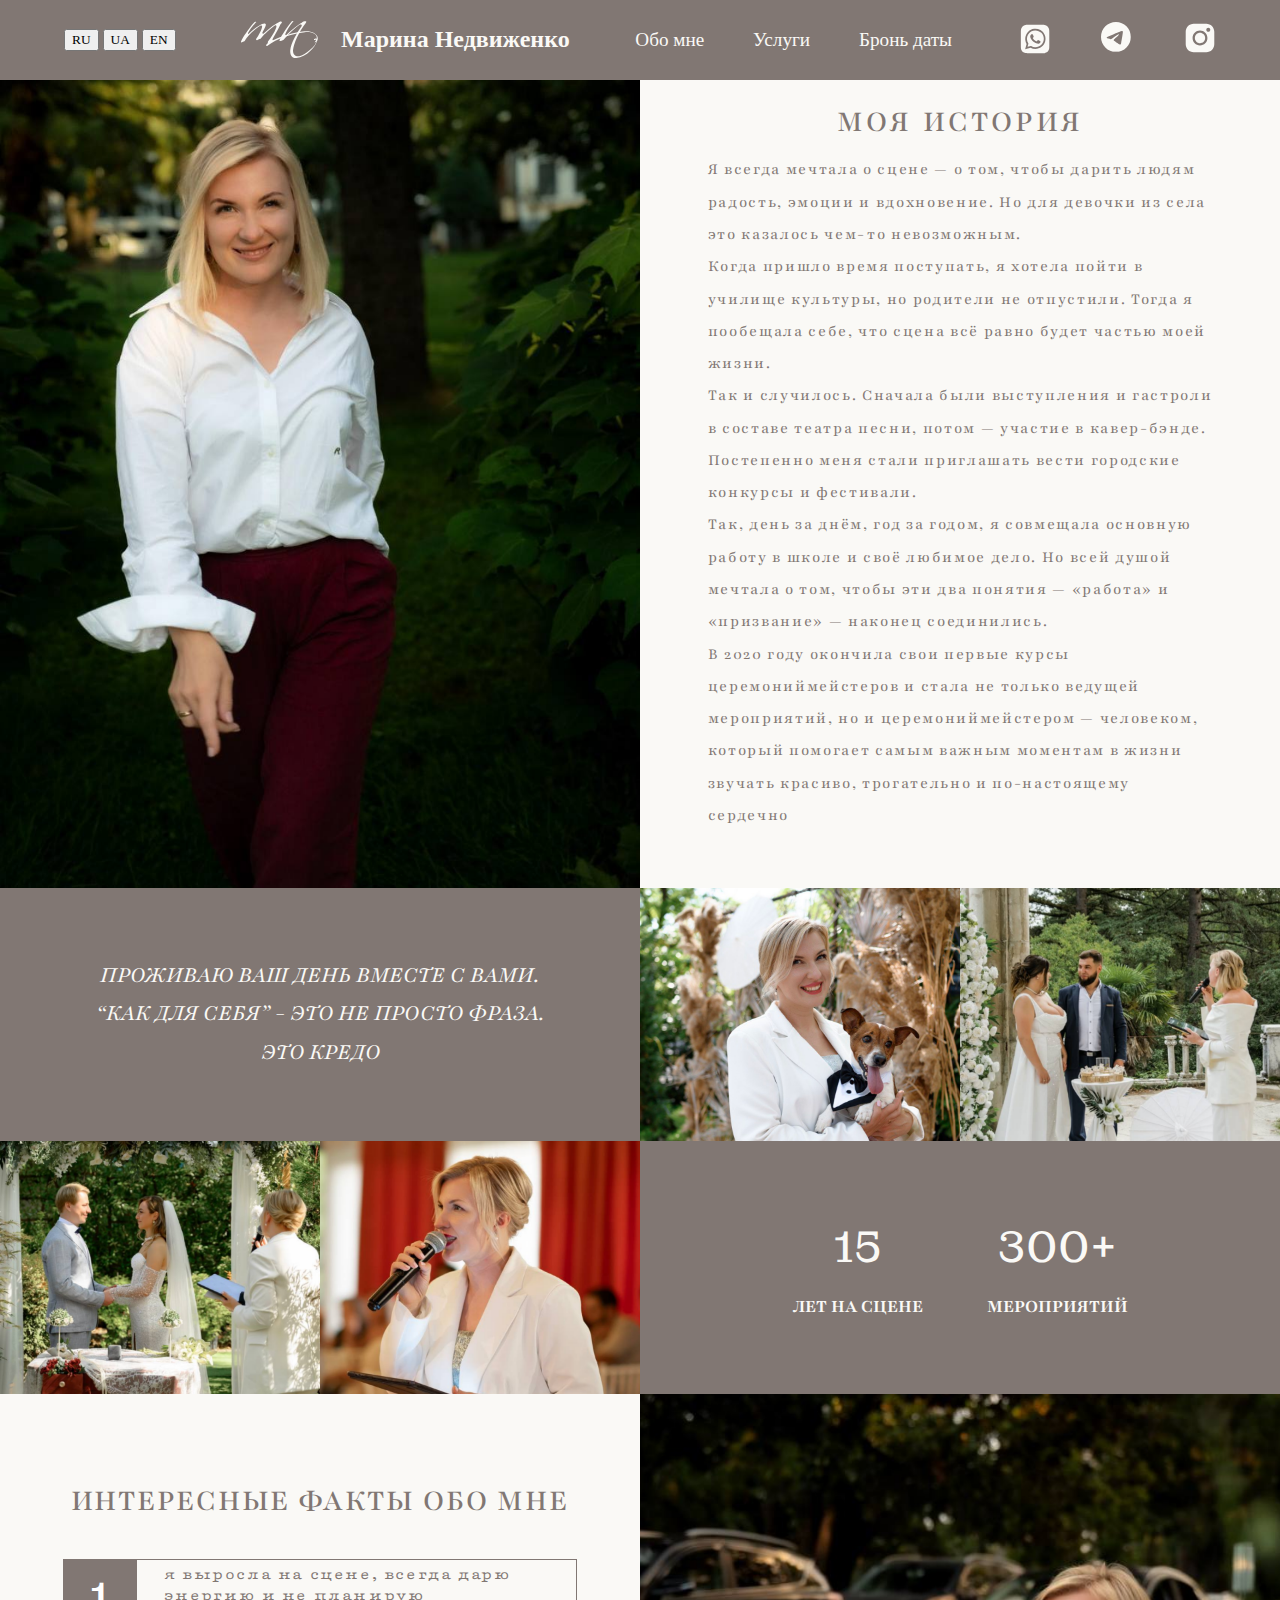
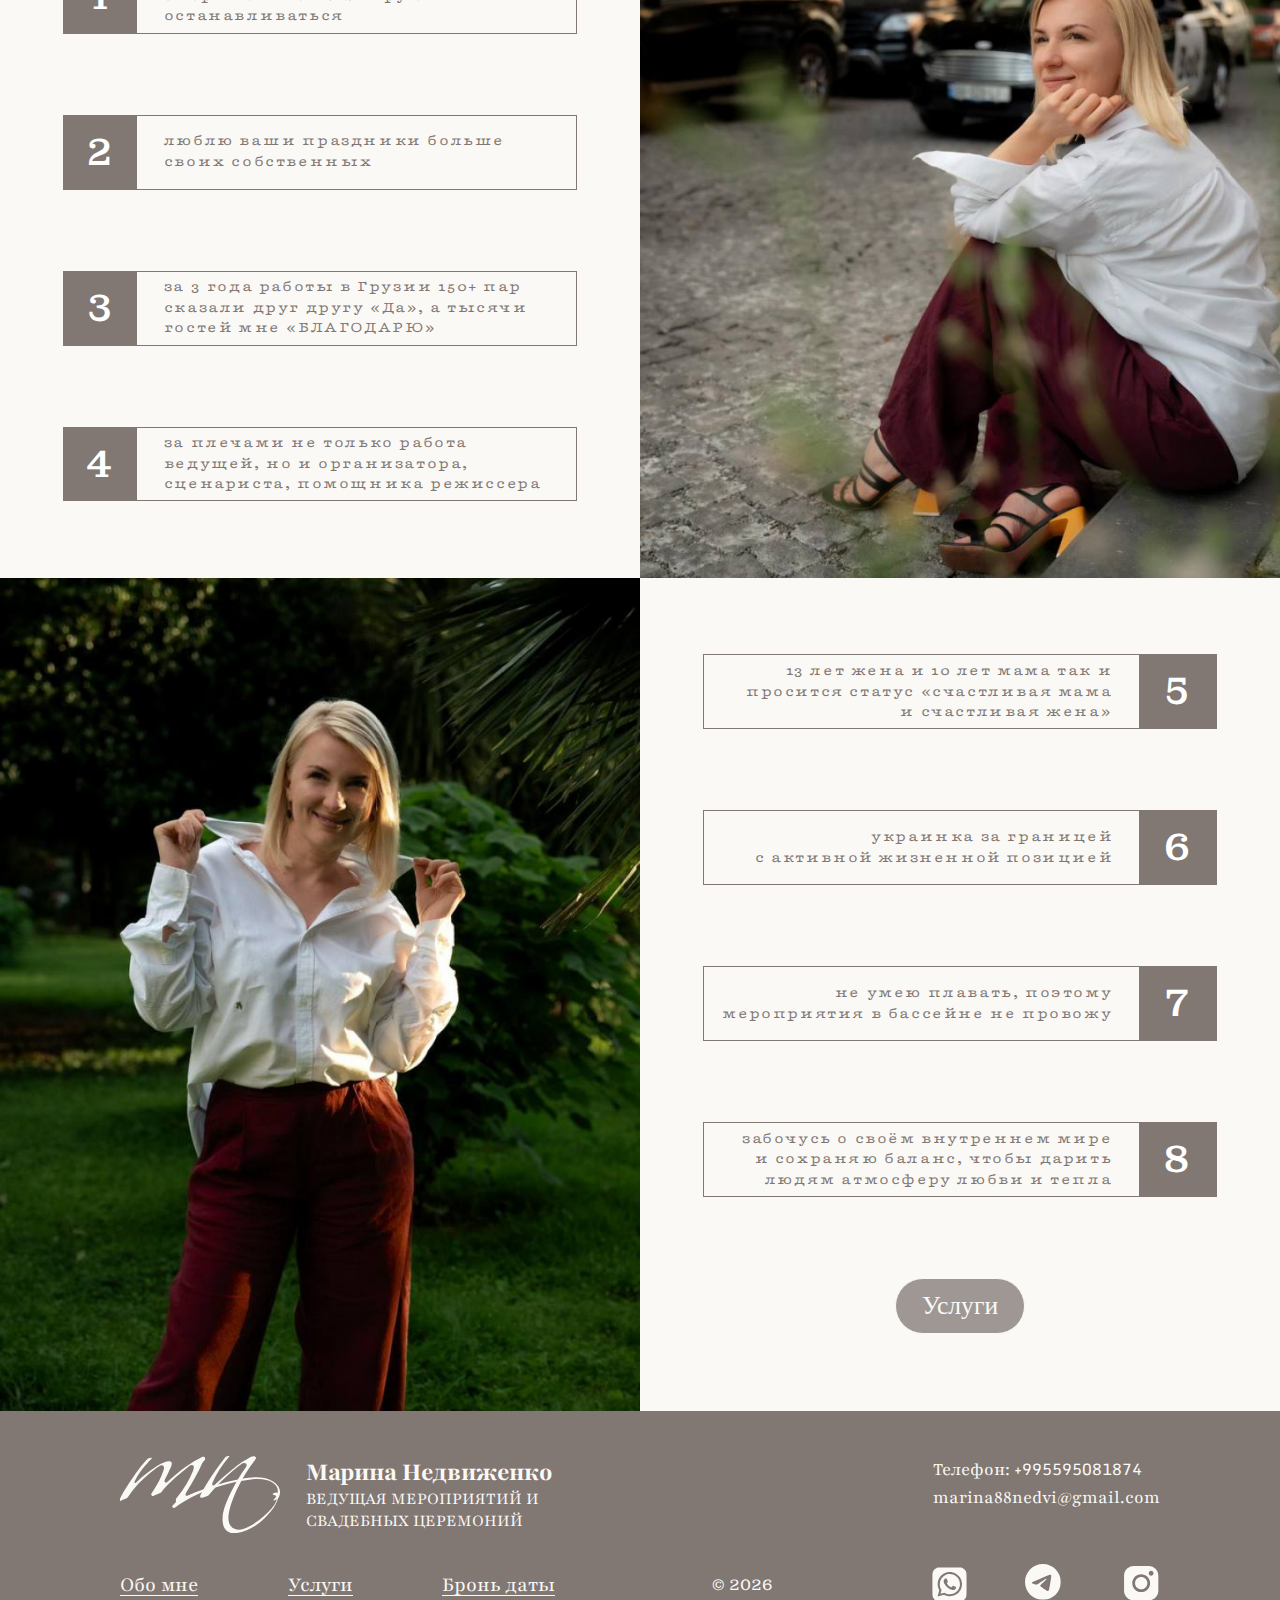
<file: pages/about.html>
<!DOCTYPE html>
<html lang="en">
<head>
    <meta charset="UTF-8">
    <title>About</title>
    <link rel="stylesheet" type="text/css" href="../css/about.css">
    <link rel="stylesheet" type="text/css" href="../css/main.css">
    <script src="../js/components.js" defer></script>
    <script src="../js/main.js" defer></script>
    <script src="../js/translate.js" defer></script>
</head>
<body>

<!--HEADER-->
<my-header></my-header>

<!--ABOUT PAGE SECTION 1-->
<section class="about-section-1">
        <div class="div-split2">
            <div class="div-left">
                <div class="div-main-about-img">
                    <img src="../images/about/main-section1.png" alt="wedding host" class="main-about-img">
                </div>
            </div>

            <div class="div-right">
                <div class="div-main-about-text">
                    <h1 class="main-about-text" data-i18n="main_about_title"></h1>
                    <span class="main-about-subtext" data-i18n="main_about_text"></span>
                </div>
            </div>
        </div>
    </section>

<!--ABOUT PAGE SECTION 2-->
<section class="about-section-2">
        <div class="div-split2">
            <div class="div-left-info-about">
                <span class="first-info-about" data-i18n="section2_intro"></span>
            </div>
            <div class="div-right-imgs-about">
                <div class="div-two-imgs-about">
                    <img src="../images/about/first-section2.png" alt="wedding georgia" class="img-info-about">
                    <img src="../images/about/second-section2.png" alt="wedding georgia" class="img-info-about">
                </div>
            </div>
        </div>

        <div class="div-split2">
            <div class="div-left-imgs-about">
                <div class="div-two-imgs-about">
                    <img src="../images/about/third-section2.png" alt="wedding georgia" class="img-info-about">
                    <img src="../images/about/fourth-section2.png" alt="wedding georgia" class="img-info-about">
                </div>
            </div>
            <div class="div-right-info-about">
                <div class="div-info-numbers">
                    <span class="number-about-info" data-i18n="years_on_stage_number"></span>
                    <span class="text-number-about-info" data-i18n="years_on_stage_text"></span>
                </div>
                <div class="div-info-numbers">
                    <span class="number-about-info" data-i18n="events_number"></span>
                    <span class="text-number-about-info" data-i18n="events_text"></span>
                </div>
            </div>
        </div>
    </section>

<!--ABOUT PAGE SECTION 3-->
<section class="about-section-3">
        <div class="div-split2">
            <div class="div-left-facts-about">
                <h2 class="main-text-facts" data-i18n="facts_title"></h2>

                <div class="div-fact-item">
                    <div class="div-fact-item-number">
                        <span class="fact-item-number">1</span>
                    </div>
                    <div class="div-fact-item-text">
                        <span class="fact-item-text" data-i18n="fact_1"></span>
                    </div>
                </div>

                <div class="div-fact-item">
                    <div class="div-fact-item-number">
                        <span class="fact-item-number">2</span>
                    </div>
                    <div class="div-fact-item-text">
                        <span class="fact-item-text" data-i18n="fact_2"></span>
                    </div>
                </div>

                <div class="div-fact-item">
                    <div class="div-fact-item-number">
                        <span class="fact-item-number">3</span>
                    </div>
                    <div class="div-fact-item-text">
                        <span class="fact-item-text" data-i18n="fact_3"></span>
                    </div>
                </div>

                <div class="div-fact-item">
                    <div class="div-fact-item-number">
                        <span class="fact-item-number">4</span>
                    </div>
                    <div class="div-fact-item-text">
                        <span class="fact-item-text" data-i18n="fact_4"></span>
                    </div>
                </div>

            </div>

            <div class="div-right-fact-about">
                <img src="../images/about/first-section3.png" alt="wedding host georgia" class="img-fact-about">
            </div>
        </div>
    </section>

<!--ABOUT PAGE SECTION 4-->
<section class="about-section-4">
        <div class="div-split2">
            <div class="div-left-facts-about">
                <div class="div-fact-item">
                    <div class="div-fact-item-number">
                        <span class="fact-item-number">5</span>
                    </div>
                    <div class="div-fact-item-text">
                        <span class="fact-item-text" data-i18n="fact_5"></span>
                    </div>
                </div>

                <div class="div-fact-item">
                    <div class="div-fact-item-number">
                        <span class="fact-item-number">6</span>
                    </div>
                    <div class="div-fact-item-text">
                        <span class="fact-item-text" data-i18n="fact_6"></span>
                    </div>
                </div>

                <div class="div-fact-item">
                    <div class="div-fact-item-number">
                        <span class="fact-item-number">7</span>
                    </div>
                    <div class="div-fact-item-text">
                        <span class="fact-item-text" data-i18n="fact_7"></span>
                    </div>
                </div>

                <div class="div-fact-item">
                    <div class="div-fact-item-number">
                        <span class="fact-item-number">8</span>
                    </div>
                    <div class="div-fact-item-text">
                        <span class="fact-item-text" data-i18n="fact_8"></span>
                    </div>
                </div>

                <a href="services.html"><button class="btn-second-non-active" data-i18n="services_button"></button></a>

            </div>

            <div class="div-right-fact-about">
                <img src="../images/about/first-section4.png" alt="wedding host georgia" class="img-fact-about">
            </div>
        </div>
    </section>

<!--FOOTER-->
<my-footer></my-footer>

<!--Active Header Link-->
<script src="../js/activeLink.js"></script>

</body>
</html>
</file>
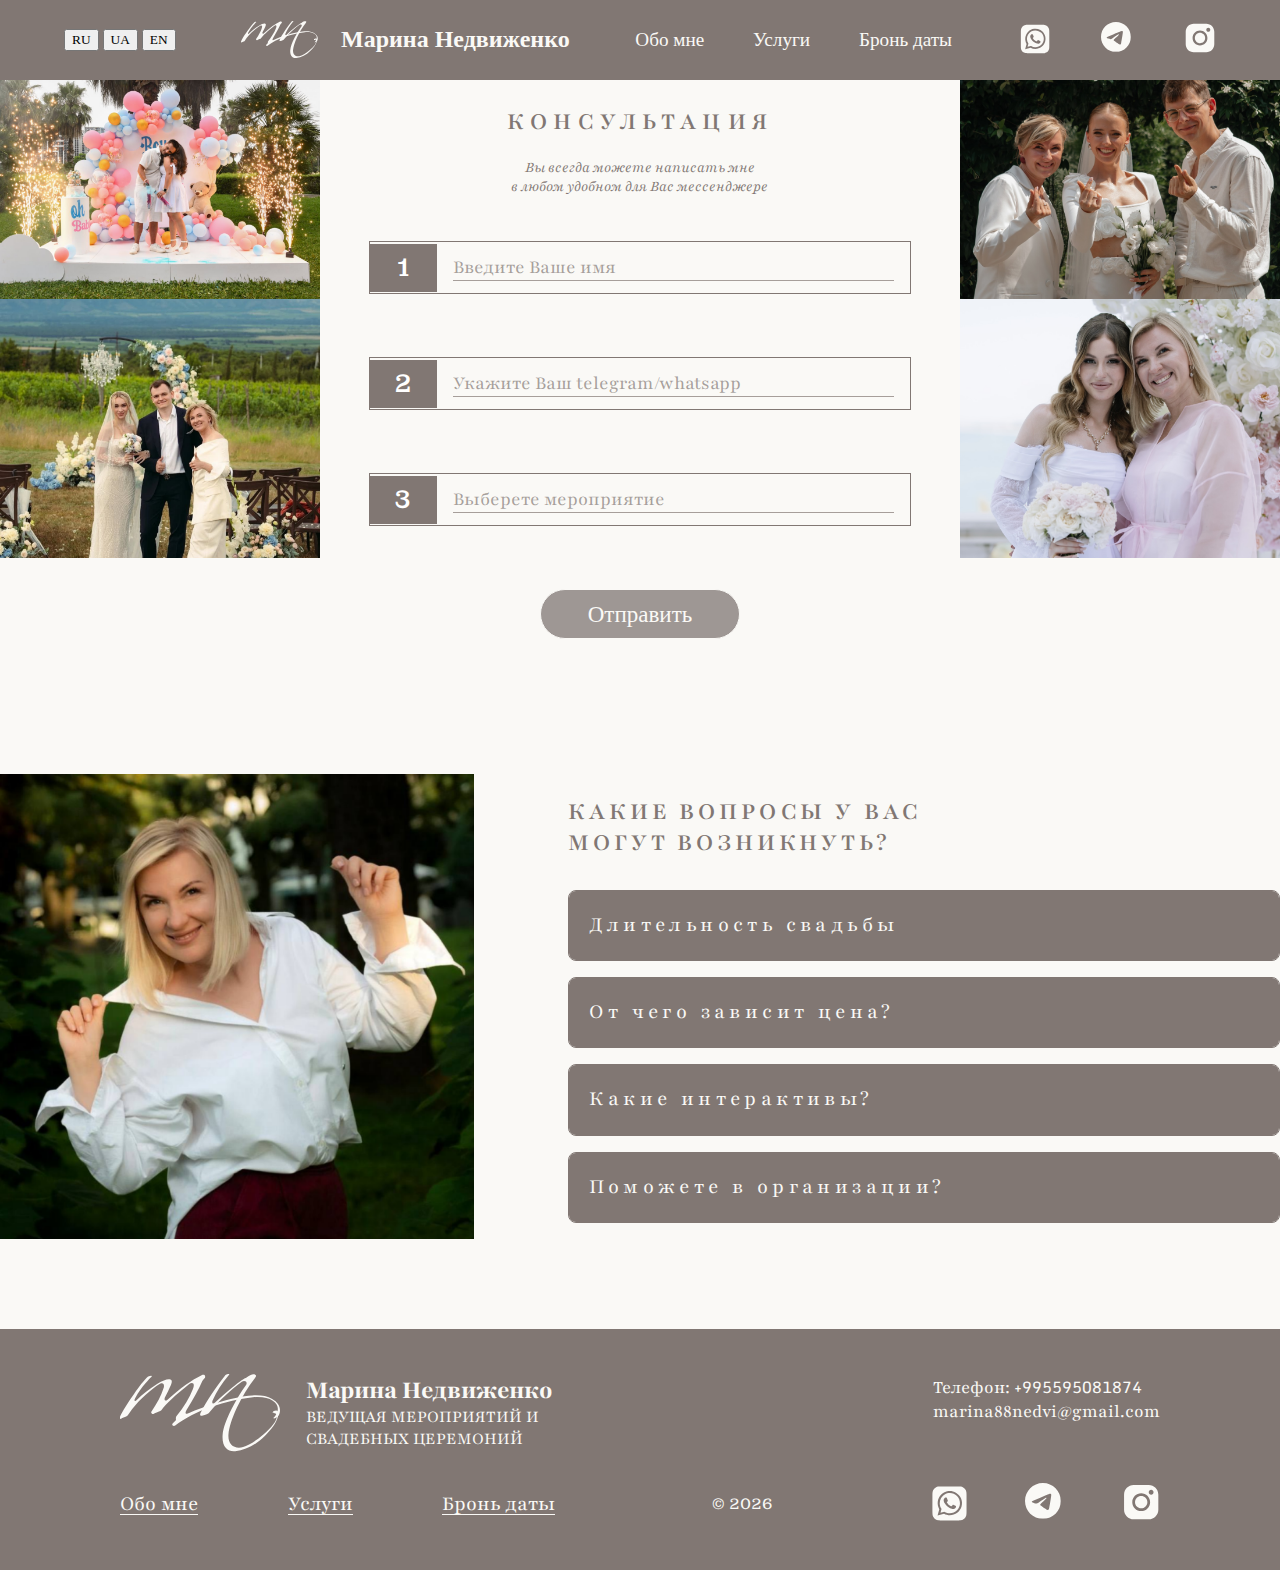
<file: pages/book.html>
<!DOCTYPE html>
<html lang="en">
<head>
    <meta charset="UTF-8">
    <title>Book</title>
    <link rel="stylesheet" type="text/css" href="../css/book.css">
    <link rel="stylesheet" type="text/css" href="../css/main.css">
    <script src="../js/components.js" defer></script>
    <script src="../js/translate.js" defer></script>
    <script src="../js/main.js" defer></script>
</head>
<body>

<!--HEADER-->
<my-header></my-header>

<!--BOOK PAGE SECTION 1-->
<section class="book-section-1">
    <div class="div-main-book-section-1">
        <div class="div-left-book">
            <img src="../images/book/first-section1.png" alt="" class="img-left-book">
            <img src="../images/book/second-section1.png" alt="" class="img-left-book">
        </div>

         <div class="div-center-book">
            <div class="div-text-center-book">
                <h2 class="main-text-book" data-i18n="consultation_title"></h2>
                <span class="sub-text-book" data-i18n="consultation_text"></span>
            </div>

            <form class="div-booking-form">
                <div class="form-item">
                    <div class="form-item-number">
                        <span>1</span>
                    </div>
                    <div class="form-item-input">
                        <input type="text" id="nameInput" placeholder="" required>
                    </div>
                </div>

                <div class="form-item">
                    <div class="form-item-number">
                        <span>2</span>
                    </div>
                    <div class="form-item-input">
                        <input type="tel" id="contactInput" placeholder="" required>
                    </div>
                </div>

                <div class="form-item">
                    <div class="form-item-number">
                        <span>3</span>
                    </div>
                    <div class="form-item-input">
                        <input type="text" id="eventInput" placeholder="" required>
                    </div>
                </div>

                <button type="submit" id="formButton" class="btn-second-non-active"></button>
            </form>
        </div>


        <div class="div-right-book">
            <img src="../images/book/third-section1.png" alt="" class="img-left-book">
            <img src="../images/book/fourth-section1.png" alt="" class="img-left-book">
        </div>
    </div>
</section>

<!--BOOK PAGE SECTION 2-->
<section class="book-section-2">
    <div class="div-main-faq-section-2">
        <div class="div-left-faq">
            <img src="../images/book/faq.png" alt="" class="img-left-faq" id="faqImage">
        </div>

        <div class="div-right-faq">
            <h2 class="main-text-faq" data-i18n="faq_title"></h2>

            <div class="faq-item">
                <div class="faq-question" data-i18n="faq_1_question"></div>
                <div class="faq-answer" data-i18n="faq_1_answer"></div>
            </div>

            <div class="faq-item">
                <div class="faq-question" data-i18n="faq_2_question"></div>
                <div class="faq-answer" data-i18n="faq_2_answer"></div>
            </div>

            <div class="faq-item">
                <div class="faq-question" data-i18n="faq_3_question"></div>
                <div class="faq-answer" data-i18n="faq_3_answer"></div>
            </div>

            <div class="faq-item">
                <div class="faq-question" data-i18n="faq_4_question"></div>
                <div class="faq-answer" data-i18n="faq_4_answer"></div>
            </div>

        </div>
    </div>
</section>

<!--FOOTER-->
<my-footer></my-footer>
<!--FAQ-->
<script src="../js/faq.js"></script>
<!--Active Header Link-->
<script src="../js/activeLink.js"></script>
</body>
</html>
</file>
<file: about.css>
html, body{
    margin: 0;
    font-family: "Playfair", serif;
    background-color: #FAF9F6;
}

* {
    font-family: 'Playfair Display', serif;
}

.header{
    background: #817773;
    display: flex;
    justify-content: space-between;
    align-items: center;
    padding: 3vh 5vw;
}

.div-col-header{
    display: flex;
    justify-content: center;
    align-items: center;
}

.logo-header {
    width: clamp(85px, 7.5vw, 150px);
    height: auto;
    fill: none;
}

.header-name{
    color: #FAF9F6;
    font-size: clamp(24px, 2vw, 36px);
    margin-left: 1.8vw;
    font-weight: 700;
}

.div-links-header{

}

.header .div-links-header .link-header:not(:last-child) {
     margin-right: 3.5vw;
}

.link-header{
    text-decoration: none;
    color: #FAF9F6;
    font-size: clamp(16px, 1.8vw, 32px);
}


.header .div-social-media{
    display: flex;
    justify-content: center;
    align-items: center;
}

.header .social-media{
    width: clamp(35px, 3vw, 55px);
    height: auto;
    fill: none;
}

.header .div-social-media .social-media:not(:last-child) {
     margin-right: 4vw;
}

.header .social-media {
    display: inline-block;
    transition: transform 0.3s ease, filter 0.3s ease;
}

.header .social-media:hover {
    transform: scale(1.1);
}

/*SECTION 1*/
.div-split2{
    display: flex;
    align-items: stretch;
    width: 100%;
}

.div-left{
    width: 50%;
}

.main-about-img{
    width: 100%;
    height: 100%;
    max-height: 1200px;
    object-fit: cover;
    object-position: center top;
}

.div-right{
    width: 50%;
    background-color: #FAF9F6;
}

.div-main-about-text{
    align-items: center;
    display: flex;
    flex-direction: column;
}

.main-about-text{
    margin: clamp(5.7vh, 3vw, 90px) 0 clamp(1.9vh, 1vw, 30px) 0;
    font-size: clamp(28px, 2.5vw, 45px);
    color: #817773;
    font-weight: normal;
    font-family: 'Playfair';
    font-style: normal;
    font-weight: 500;
    line-height: 1.94;
    letter-spacing: 0.1em;
}

.main-about-subtext{
    font-size: clamp(16px, 1.3vw, 24px);
    letter-spacing: 0.1em;
    line-height: 1.94;
    color: #817773;
    max-width: 60ch;
    font-family: 'Playfair';
    font-style: normal;
    font-weight: 400;
    color: #817773;
}


/*SECTION 2*/
.about-section-2{
    margin-top: -5px;
}

.div-left-info-about{
    width: 50%;
    background-color: #817773;
    color: #FAF9F6;
    display: flex;
    align-items: center;
    justify-content: center;
    text-align: center;
}

.first-info-about{
    font-size: clamp(24px, 1.8vw, 36px);
    line-height: 1.6;
    font-style: italic;
    max-width: 40ch;
    font-family: "Playfair", serif;
    font-style: italic;
    font-weight: 400;
}

.div-right-imgs-about{
    width: 50%;
}

.div-two-imgs-about{
    display: flex;
}

.img-info-about{
    width: 50%;
    object-fit: cover;
}

.div-left-imgs-about{
    width: 50%;
}

.div-right-info-about{
    width: 50%;
    background-color: #817773;
    color: #FAF9F6;
    display: flex;
    align-items: center;
    justify-content: center;
}

.div-info-numbers{
    display: flex;
    flex-direction: column;
    align-items: center;
}

.div-info-numbers:first-child{
    margin-right: clamp(50px, 5vw, 120px);
}

.number-about-info{
    font-size: clamp(28px, 3.5vw, 70px);
    margin-bottom: clamp(20px, 1.9vh, 40px);
    font-family: 'Montagu Slab';
    font-style: normal;
    font-weight: 400;
}

.text-number-about-info{
    font-size: clamp(16px, 1.5vw, 32px);
    font-family: 'Playfair';
    font-style: normal;
    font-weight: 700;
}


/*SECTION 3*/
.div-left-facts-about{
    width: 50%;
    padding: clamp(50px, 8.5vh, 120px) 0;
    display: flex;
    flex-direction: column;
    align-items: center;
}

.main-text-facts{
    margin: 0 0 clamp(3vh, 2vw, 50px) 0;
    font-size: clamp(20px, 2.5vw, 43px);
    color: #817773;
    line-height: 1.9;
    letter-spacing: 0.05em;
    font-family: 'Playfair';
    font-style: normal;
    font-weight: 500;
}

.div-fact-item{
    border: 1px solid #817773;
    display: flex;
    align-items: center;
    width: 80%;
}

.div-fact-item-number{
    width: 15%;
    background: #817773;

    display: flex;
    justify-content: center;
    align-items: center;

}

.div-left-facts-about .div-fact-item:not(:last-child) {
     margin-bottom: clamp(30px, 9vh, 100px);
}

.fact-item-number{
    font-family: 'Montagu Slab';
    font-style: normal;
    font-weight: 500;
    font-size: clamp(24px, 3vw, 64px);
    line-height: 1.9;
    letter-spacing: 0.05em;
    color: #FFFFFF;
}

.div-fact-item-text{
    display: flex;
    align-items: center;
    padding-left: clamp(20px, 3vh, 50px);
    width: 85%;
}
.fact-item-text {
    font-family: "Playfair", serif; /* именно так */
    font-style: normal;
    font-weight: 300;               /* light */
    font-variation-settings: "wdth" 112.5, "opsz" 5;
    font-size: clamp(16px, 1.2vw, 24px);
    line-height: 1.3;
    letter-spacing: 0.1em;
    color: #817773;
    display: inline-block;
    max-width: 40ch;
}

.btn-second-non-active{
    width: clamp(130px, 10vw, 245px);
    height: clamp(40px, 7vh, 56px);
    font-size: clamp(18px, 2vw, 36px);
    color: #FAF9F6;
    background-color: #9E9794;
    border: 1.5px solid #FAF9F6;
    border-radius: 30px;
    cursor: pointer;

    transition: background-color 0.3s ease, color 0.3s ease;
}

.btn-second-non-active:hover {
    color: #FAF9F6;
    background-color: #817773;
}

.div-right-fact-about{
    width: 50%;
}

.img-fact-about{
    width: 100%;
    object-fit: cover;
    height: 100%;
    max-height: 950px;
}

/*SECTION 4*/

.about-section-4 .div-split2{
    flex-direction: row-reverse;
}

.about-section-4 .div-fact-item{
    flex-direction: row-reverse;
    text-align: end;
}

.about-section-4 .div-fact-item-text{
    padding: 0;
    display: contents;
}

.about-section-4 .fact-item-text{
    padding-right: clamp(20px, 3vh, 50px);
}


/*FOOTER*/
footer{
     background-color: #817773;
     padding: clamp(30px, 5vh, 55px) clamp(50px, 10vw, 120px);
     color: #FAF9F6;
 }

 .div-split-footer{
    display: flex;
    justify-content: space-between;
 }

 .div-left-footer{
     display: flex;
 }

 .footer-logo {
    width: clamp(160px, 12vw, 280px);
    height: auto;
    fill: none;
}

.div-name-footer{
    margin-left: clamp(10px, 2vw, 30px);
}

.text-name-footer{
    margin: 0;
    font-size: clamp(24px, 2.1vw, 40px);
}

.text-wedding-host-footer{
    margin: 0;
    font-size: clamp(18px, 1.2vw, 24px);
    max-width: 30ch;
}

 .div-bottom-footer{
    display: flex;
    justify-content: space-between;
    margin-top: clamp(20px, 3vh, 35px);
 }

.left-bottom-footer{
    display: flex;
    align-items: center;
    justify-content: center;
}

.link-footer{
    color: #FAF9F6;
    font-size: clamp(16px, 1.8vw, 32px);
}

.left-bottom-footer .link-footer:not(:last-child) {
     margin-right: clamp(50px, 7vw, 140px);
}

.center-bottom-footer{
    display: flex;
    align-items: center;
    justify-content: center;
}

.year-created-footer{
    font-size: clamp(16px, 1.6vw, 30px);
}

.right-bottom-footer{
    display: flex;
    align-items: center;
    justify-content: center;
}

.div-social-media-footer .social-media:not(:last-child) {
     margin-right: clamp(40px, 5vw, 100px);
}

.social-media {
    display: inline-block;
    transition: transform 0.3s ease, filter 0.3s ease;
}

.social-media:hover {
    transform: scale(1.1);
}


.phone-footer, .mail-footer{
    margin: 0;
    font-size: clamp(16px, 1.8vw, 32px);
}
</file>
<file: book.css>
html, body{
    margin: 0;
    font-family: "Playfair", serif;
    background-color: #FAF9F6;
}

* {
    font-family: 'Playfair Display', serif;
}

/*SECTION 1*/
.div-main-book-section-1{
    display: flex;
    justify-content: center;
    width: 100%;
}

.div-left-book{
    width: 33.33%;
}

.div-right-book{
    width: 33.33%;
}

.img-left-book{
    display: flex;
    width: 100%;
    max-height: 50vh;
    object-fit: cover;
}


.div-center-book {
    width: 33.33%;
    max-width: 600px;
    margin: 0 auto;
    padding: clamp(30px, 5vh, 50px) 20px;
    display: flex;
    flex-direction: column;
    align-items: center;
}

.div-text-center-book {
    text-align: center;
    margin-bottom: clamp(30px, 5vh, 50px);
}

.main-text-book {
    font-size: clamp(24px, 3vw, 40px);
    color: #817773;
    margin-bottom: 1rem;
}

.sub-text-book {
    font-size: clamp(16px, 1.5vw, 22px);
    color: #817773;
}

/* Форма */
.div-booking-form {
    width: 100%;
    display: flex;
    flex-direction: column;
    gap: clamp(20px, 2vh, 30px);
}

.form-item {
    display: flex;
    align-items: center;
    border: 1px solid #817773;
    border-radius: 8px;
    overflow: hidden;
}

.form-item-number {
    width: 10%;
    background: #817773;
    display: flex;
    justify-content: center;
    align-items: center;
}

.form-item-number span {
    color: #fff;
    font-weight: 500;
    font-size: clamp(20px, 2.5vw, 28px);
}

.form-item-input {
    flex: 1;
    padding: 12px 16px;
}

.form-item-input input {
    width: 100%;
    border: none;
    outline: none;
    font-size: clamp(16px, 1.5vw, 18px);
    font-weight: 300;
    color: #817773;
}

.btn-second-non-active{
    width: clamp(200px, 15vw, 300px);
    height: clamp(50px, 3.5vw, 70px);
    color: #FAF9F6;
    background-color: #9E9794;
    border: 1.5px solid #FAF9F6;
    border-radius: 30px;
    cursor: pointer;
    font-size: clamp(22px, 1.8vw, 34px);

    transition: background-color 0.3s ease, color 0.3s ease;
}

.btn-second-non-active:hover {
    color: #FAF9F6;
    background-color: #817773;
}


/*SECTION 2*/
.div-main-faq-section-2 {
    display: flex;
    gap: 30px;
    align-items: flex-start;
}

.div-left-faq {
    width: 45%;
    display: flex;
    justify-content: center;
    align-items: flex-start;
    transition: height 0.5s ease; /* плавная подстройка высоты */
    height: 50vh; /* изначальная высота 75% экрана */
}

.img-left-faq {
    width: 100%;
    height: 100%;
    object-fit: cover;
    transition: height 0.5s ease;
    min-height: 50vh;
}

.div-right-faq {
    width: 55%;
}

.main-text-faq {
    font-size: clamp(24px, 2.5vw, 36px);
    color: #817773;
    margin-bottom: 2rem;
}

/* Аккордеон */
.faq-item {
    border: 1px solid #817773;
    border-radius: 8px;
    margin-bottom: 1rem;
    overflow: hidden;
}

.faq-question {
    padding: 16px 20px;
    background: #f5f5f5;
    cursor: pointer;
    font-weight: 500;
    color: #817773;
    transition: background 0.3s;
}

.faq-question:hover {
    background: #e0e0e0;
}

.faq-answer {
    max-height: 0;
    overflow: hidden;
    padding: 0 20px;
    transition: max-height 0.5s ease, padding 0.5s ease;
    color: #817773;
    line-height: 1.6;
}

.faq-item.active .faq-answer {
    max-height: 300px;
    padding: 16px 20px;
}

footer{
     background-color: #817773;
     padding: clamp(30px, 5vh, 55px) clamp(50px, 10vw, 120px);
     color: #FAF9F6;
 }

 .div-split-footer{
    display: flex;
    justify-content: space-between;
 }

 .div-left-footer{
     display: flex;
 }

 .footer-logo {
    width: clamp(160px, 12vw, 280px);
    height: auto;
    fill: none;
}

.div-name-footer{
    margin-left: clamp(10px, 2vw, 30px);
}

.text-name-footer{
    margin: 0;
    font-size: clamp(24px, 2.1vw, 40px);
}

.text-wedding-host-footer{
    margin: 0;
    font-size: clamp(18px, 1.2vw, 24px);
    max-width: 30ch;
}

 .div-bottom-footer{
    display: flex;
    justify-content: space-between;
    margin-top: clamp(20px, 3vh, 35px);
 }

.left-bottom-footer{
    display: flex;
    align-items: center;
    justify-content: center;
}

.link-footer{
    color: #FAF9F6;
    font-size: clamp(16px, 1.8vw, 32px);
}

.left-bottom-footer .link-footer:not(:last-child) {
     margin-right: clamp(50px, 7vw, 140px);
}

.center-bottom-footer{
    display: flex;
    align-items: center;
    justify-content: center;
}

.year-created-footer{
    font-size: clamp(16px, 1.6vw, 30px);
}

.right-bottom-footer{
    display: flex;
    align-items: center;
    justify-content: center;
}

.div-social-media-footer .social-media:not(:last-child) {
     margin-right: clamp(40px, 5vw, 100px);
}

.social-media {
    display: inline-block;
    transition: transform 0.3s ease, filter 0.3s ease;
}

.social-media:hover {
    transform: scale(1.1);
}


.phone-footer, .mail-footer{
    margin: 0;
    font-size: clamp(16px, 1.8vw, 32px);
}

.header{
    background: #817773;
    display: flex;
    justify-content: space-between;
    align-items: center;
    padding: 3vh 5vw;
}

.div-col-header{
    display: flex;
    justify-content: center;
    align-items: center;
}

.logo-header {
    width: clamp(85px, 7.5vw, 150px);
    height: auto;
    fill: none;
}

.header-name{
    color: #FAF9F6;
    font-size: clamp(24px, 2vw, 36px);
    margin-left: 1.8vw;
    font-weight: 700;
}

.div-links-header{

}

.header .div-links-header .link-header:not(:last-child) {
     margin-right: 3.5vw;
}

.link-header{
    text-decoration: none;
    color: #FAF9F6;
    font-size: clamp(16px, 1.8vw, 32px);
}


.header .div-social-media{
    display: flex;
    justify-content: center;
    align-items: center;
}

.header .social-media{
    width: clamp(35px, 3vw, 55px);
    height: auto;
    fill: none;
}

.header .div-social-media .social-media:not(:last-child) {
     margin-right: 4vw;
}

.header .social-media {
    display: inline-block;
    transition: transform 0.3s ease, filter 0.3s ease;
}

.header .social-media:hover {
    transform: scale(1.1);
}
</file>
<file: css/about.css>
html, body{
    margin: 0;
    font-family: "Playfair", serif;
    background-color: #FAF9F6;
}

* {
    font-family: 'Playfair Display', serif;
}

/*SECTION 1*/
.about-section-1{
    margin-top: 40px;
}

.div-split2{
    display: flex;
    align-items: stretch;
    width: 100%;
}

.div-left{
    width: 50%;
}

.main-about-img{
    width: 100%;
    height: 100%;
    max-height: 1200px;
    object-fit: cover;
    object-position: center top;
}

.div-right{
    width: 50%;
    background-color: #FAF9F6;
}

.div-main-about-text{
    align-items: center;
    display: flex;
    flex-direction: column;
}

.main-about-text{
    margin: clamp(5.7vh, 3vw, 90px) 0 0 0;
    font-size: clamp(28px, 2.5vw, 45px);
    color: #817773;
    font-weight: normal;
    font-family: 'Playfair';
    font-style: normal;
    font-weight: 500;
    line-height: 1.94;
    letter-spacing: 0.1em;
}

.main-about-subtext{
    font-size: clamp(16px, 1.3vw, 24px);
    letter-spacing: 0.1em;
    line-height: 1.94;
    color: #817773;
    max-width: 62ch;
    font-family: 'Playfair';
    font-style: normal;
    font-weight: 400;
    color: #817773;
}


/*SECTION 2*/
.about-section-2{
    margin-top: -5px;
}

.div-left-info-about{
    width: 50%;
    background-color: #817773;
    color: #FAF9F6;
    display: flex;
    align-items: center;
    justify-content: center;
    text-align: center;
}

.first-info-about{
    font-size: clamp(24px, 1.8vw, 36px);
    line-height: 1.6;
    font-style: italic;
    max-width: 42ch;
    font-family: "Playfair", serif;
    font-style: italic;
    font-weight: 400;
}

.div-right-imgs-about{
    width: 50%;
}

.div-two-imgs-about{
    display: flex;
}

.img-info-about{
    width: 50%;
    object-fit: cover;
}

.div-left-imgs-about{
    width: 50%;
}

.div-right-info-about{
    width: 50%;
    background-color: #817773;
    color: #FAF9F6;
    display: flex;
    align-items: center;
    justify-content: center;
}

.div-info-numbers{
    display: flex;
    flex-direction: column;
    align-items: center;
}

.div-info-numbers:first-child{
    margin-right: clamp(50px, 5vw, 120px);
}

.number-about-info{
    font-size: clamp(28px, 3.5vw, 70px);
    margin-bottom: clamp(20px, 1.9vh, 40px);
    font-family: 'Montagu Slab';
    font-style: normal;
    font-weight: 400;
}

.text-number-about-info{
    font-size: clamp(16px, 1.5vw, 32px);
    font-family: 'Playfair';
    font-style: normal;
    font-weight: 700;
}


/*SECTION 3*/
.div-left-facts-about{
    width: 50%;
    padding: clamp(50px, 8.5vh, 120px) 0;
    display: flex;
    flex-direction: column;
    align-items: center;
}

.main-text-facts{
    margin: 0 0 clamp(3vh, 2vw, 50px) 0;
    font-size: clamp(20px, 2.5vw, 43px);
    color: #817773;
    line-height: 1.9;
    letter-spacing: 0.05em;
    font-family: 'Playfair';
    font-style: normal;
    font-weight: 500;
}

.div-fact-item{
    border: 1px solid #817773;
    display: flex;
    align-items: center;
    width: 80%;
}

.div-fact-item-number{
    width: 15%;
    background: #817773;

    display: flex;
    justify-content: center;
    align-items: center;

}

.div-left-facts-about .div-fact-item:not(:last-child) {
     margin-bottom: clamp(30px, 9vh, 100px);
}

.fact-item-number{
    font-family: 'Montagu Slab';
    font-style: normal;
    font-weight: 500;
    font-size: clamp(24px, 3vw, 64px);
    line-height: 1.9;
    letter-spacing: 0.05em;
    color: #FFFFFF;
}

.div-fact-item-text{
    display: flex;
    align-items: center;
    padding-left: clamp(20px, 3vh, 50px);
    width: 85%;
}
.fact-item-text {
    font-family: "Playfair", serif; /* именно так */
    font-style: normal;
    font-weight: 300;               /* light */
    font-variation-settings: "wdth" 112.5, "opsz" 5;
    font-size: clamp(16px, 1.2vw, 24px);
    line-height: 1.3;
    letter-spacing: 0.1em;
    color: #817773;
    display: inline-block;
    max-width: 45ch;
}

.btn-second-non-active{
    width: clamp(130px, 10vw, 245px);
    height: clamp(40px, 7vh, 56px);
    font-size: clamp(18px, 2vw, 36px);
    color: #FAF9F6;
    background-color: #9E9794;
    border: 1.5px solid #FAF9F6;
    border-radius: 30px;
    cursor: pointer;

    transition: background-color 0.3s ease, color 0.3s ease;
}

.btn-second-non-active:hover {
    color: #FAF9F6;
    background-color: #817773;
}

.div-right-fact-about{
    width: 50%;
}

.img-fact-about{
    width: 100%;
    object-fit: cover;
    height: 100%;
    max-height: 950px;
}

/*SECTION 4*/

.about-section-4 .div-split2{
    flex-direction: row-reverse;
}

.about-section-4 .div-fact-item{
    flex-direction: row-reverse;
    text-align: end;
}

.about-section-4 .div-fact-item-text{
    padding: 0;
    display: contents;
}

.about-section-4 .fact-item-text{
    padding-right: clamp(20px, 3vh, 50px);
}


/*FOOTER*/
footer{
     background-color: #817773;
     padding: clamp(30px, 5vh, 55px) clamp(50px, 10vw, 120px);
     color: #FAF9F6;
 }

 .div-split-footer{
    display: flex;
    justify-content: space-between;
 }

 .div-left-footer{
     display: flex;
 }

 .footer-logo {
    width: clamp(160px, 12vw, 280px);
    height: auto;
    fill: none;
}

.div-name-footer{
    margin-left: clamp(10px, 2vw, 30px);
}

.text-name-footer{
    margin: 0;
    font-size: clamp(24px, 2.1vw, 40px);
}

.text-wedding-host-footer{
    margin: 0;
    font-size: clamp(18px, 1.2vw, 24px);
    max-width: 30ch;
}

 .div-bottom-footer{
    display: flex;
    justify-content: space-between;
    margin-top: clamp(20px, 3vh, 35px);
 }

.left-bottom-footer{
    display: flex;
    align-items: center;
    justify-content: center;
}

.link-footer{
    color: #FAF9F6;
    font-size: clamp(16px, 1.8vw, 32px);
}

.left-bottom-footer .link-footer:not(:last-child) {
     margin-right: clamp(50px, 7vw, 140px);
}

.center-bottom-footer{
    display: flex;
    align-items: center;
    justify-content: center;
}

.year-created-footer{
    font-size: clamp(16px, 1.6vw, 30px);
}

.right-bottom-footer{
    display: flex;
    align-items: center;
    justify-content: center;
}

.div-social-media-footer .social-media:not(:last-child) {
     margin-right: clamp(40px, 5vw, 100px);
}

.social-media {
    display: inline-block;
    transition: transform 0.3s ease, filter 0.3s ease;
}

.social-media:hover {
    transform: scale(1.1);
}


.phone-footer, .mail-footer{
    margin: 0;
    font-size: clamp(16px, 1.8vw, 32px);
}
</file>
<file: css/main.css>
/* ===========================
   GOOGLE FONTS
   =========================== */

/* Playfair Display */
@import url("https://fonts.googleapis.com/css2?family=Playfair:ital,wght@0,400;0,500;0,600;0,700;0,800;1,400&display=swap");

/* Montagu Slab */
@import url("https://fonts.googleapis.com/css2?family=Montagu+Slab:wght@400&display=swap");

/* Monda */
@import url("https://fonts.googleapis.com/css2?family=Monda:wght@400;700&display=swap");

/* Header */
@import url('header.css');

/* Footer */
@import url('footer.css');
</file>
<file: css/book.css>
html, body{
    margin: 0;
    font-family: "Playfair", serif;
    background-color: #FAF9F6;
}

* {
    font-family: 'Playfair Display', serif;
}

/*SECTION 1*/
.book-section-1{
    margin-top: 40px;
    margin-bottom: 10vh;
}

.div-main-book-section-1{
    display: flex;
    justify-content: center;
    width: 100%;
}

.div-left-book{
    width: 30%;
}

.div-right-book{
    width: 30%;
}

.img-left-book{
    display: flex;
    width: 100%;
    max-height: 50vh;
    object-fit: cover;
}


.div-center-book {
    width: 60%;
    max-width: 600px;
    margin: 0 auto;
    padding: clamp(30px, 5vh, 50px) 20px;
    display: flex;
    flex-direction: column;
    align-items: center;
}

.div-text-center-book {
    text-align: center;
    margin-bottom: clamp(30px, 5vh, 50px);
}

.main-text-book {
    font-size: clamp(24px, 2vw, 40px);
    color: #817773;
    font-family: 'Playfair';
    font-style: normal;
    font-weight: 600;
    letter-spacing: 0.24em;
}

.sub-text-book {
    font-size: clamp(16px, 1.2vw, 22px);
    color: #817773;
    font-family: 'Playfair';
    font-style: italic;
    font-weight: 300;
}

/* Форма */
.div-booking-form {
    width: 100%;
    display: flex;
    flex-direction: column;
    gap: clamp(40px, 7vh, 77px);
    align-items: center;
}

.form-item {
    display: flex;
    align-items: center;
    border: 1px solid #817773;
    overflow: hidden;
    width: 90%;
}

.form-item-number {
    width: 10%;
    background: #817773;
    display: flex;
    justify-content: center;
    align-items: center;
    padding: 0 0.5vw;
}

.form-item-number span {
    font-family: 'Montagu Slab', serif;
    font-weight: 500;
    font-style: normal;
    font-size: clamp(16px, 2vw, 36px);
    line-height: 1.9;
    letter-spacing: 0.05em;
    color: #FFFFFF;
}


.form-item-input {
    flex: 1;
    padding: 12px 16px;
}

.form-item-input input {
    width: 100%;
    border: none;
    border-bottom: 1px solid rgba(129, 119, 115, 0.7);
    outline: none;
    font-family: 'Playfair';
    font-style: normal;
    font-weight: 400;
    color: #817773;
    background: #FAF9F6;
    font-size: clamp(20px, 1.5vw, 24px);
    color: rgba(129, 119, 115, 0.7);
    padding: 1px 0;
}

.form-item-input input::placeholder {
    color: rgba(129, 119, 115, 0.7);
    text-decoration: none; /* убираем подчёркивание у плейсхолдера */
}

.form-item-input input:focus {
    border-bottom: 2px solid rgba(129, 119, 115, 1);
}

.btn-second-non-active{
    width: clamp(200px, 15vw, 300px);
    height: clamp(50px, 3.5vw, 70px);
    color: #FAF9F6;
    background-color: #9E9794;
    border: 1.5px solid #FAF9F6;
    border-radius: 30px;
    cursor: pointer;
    font-size: clamp(22px, 1.8vw, 34px);

    transition: background-color 0.3s ease, color 0.3s ease;
}

.btn-second-non-active:hover {
    color: #FAF9F6;
    background-color: #817773;
}


/*SECTION 2*/
.book-section-2{
    margin-bottom: 10vh;
}

.div-main-faq-section-2 {
    display: flex;
    gap: 30px;
    align-items: flex-start;
}

.div-left-faq {
    width: 40%;
    display: flex;
    justify-content: center;
    align-items: flex-start;
    transition: height 0.2s ease; /* плавная подстройка высоты */
    height: 50vh; /* изначальная высота 75% экрана */
}

.img-left-faq {
    width: 100%;
    height: 100%;
    object-fit: cover;
    min-height: 50vh;
}

.div-right-faq {
    width: 60%;
    margin-left: 5vw;
}

.main-text-faq {
    font-size: clamp(24px, 2vw, 36px);
    color: #817773;
    margin-bottom: 2rem;
    font-family: 'Playfair';
    font-style: normal;
    font-weight: 600;
    letter-spacing: 0.15em;
}

.link-srev-faq{
    font-family: 'Playfair';
    font-style: normal;
    color: #817773;
    text-decoration: none;
    cursor: pointer;
    position: relative;
}

.link-srev-faq:hover{
    font-weight: 700;
}

.link-srev-faq::after {
    content: "";
    position: absolute;
    left: 0;
    right: 0;
    bottom: 2px;          /* самая высокая точка, ближе уже не будет */
    height: 1px;        /* толщина линии */
    background: currentColor;
}

/* Аккордеон */
.faq-item {
    border: 1px solid #817773;
    border-radius: 8px;
    margin-bottom: 1rem;
    overflow: hidden;
}

.faq-question {
    padding: 16px 20px;
    background: #817773;
    cursor: pointer;
    font-family: 'Playfair';
    font-style: normal;
    font-weight: 400;
    color: #FAF9F6;
    transition: background 0.5s;
    line-height: 1.7;
    letter-spacing: 0.2em;
    font-size: clamp(22px, 1.5vw, 32px);
}

.faq-question:hover {
    background: #9E9794;
}

.faq-answer {
    max-height: 0;
    overflow: hidden;
    padding: 0 20px;
    transition: max-height 0.5s ease, padding 0.5s ease;
    color: #817773;
    line-height: 1.6;
}

.faq-item.active .faq-answer {
    max-height: 300px;
    padding: 16px 20px;
    background: #FAF9F6;
    color: #817773;
    font-family: 'Playfair';
    font-style: normal;
    font-weight: 400;
    letter-spacing: 0.15em;
    line-height: 1.8;
    width: 75ch;

}
</file>
